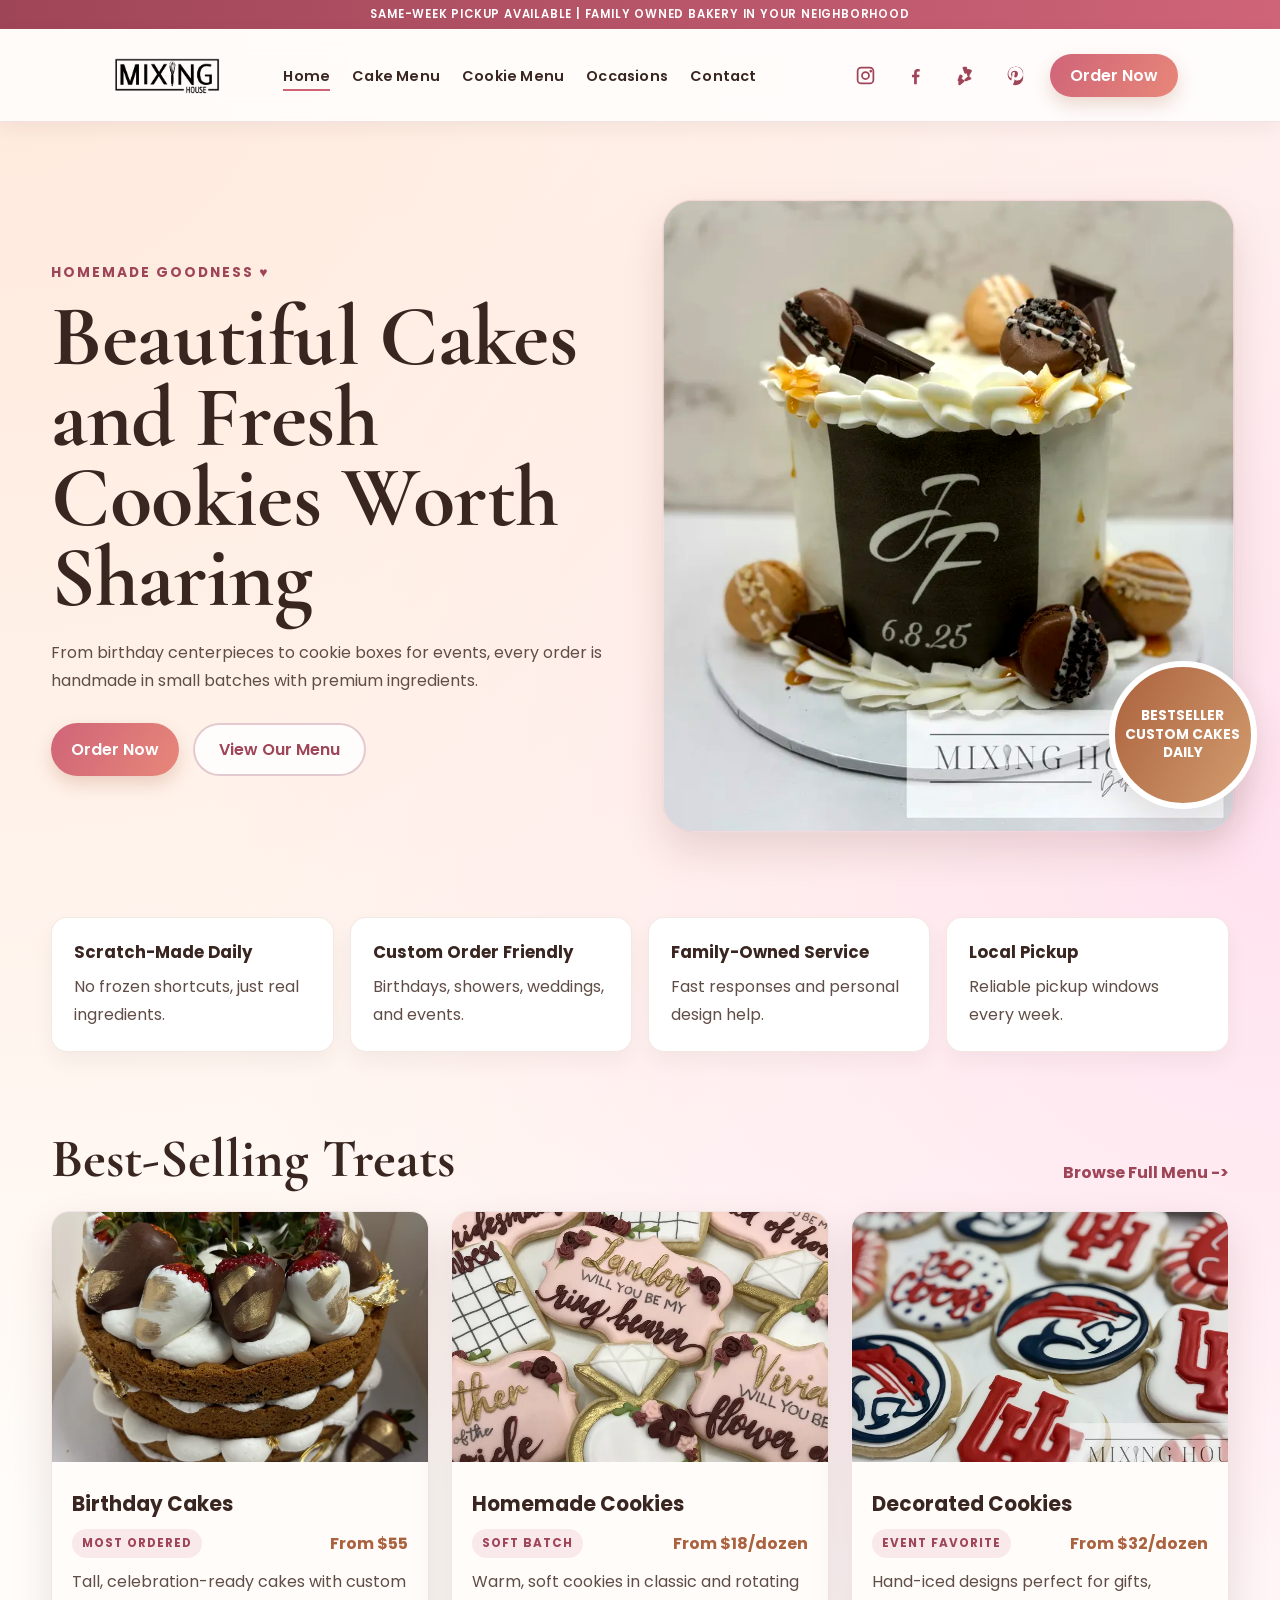
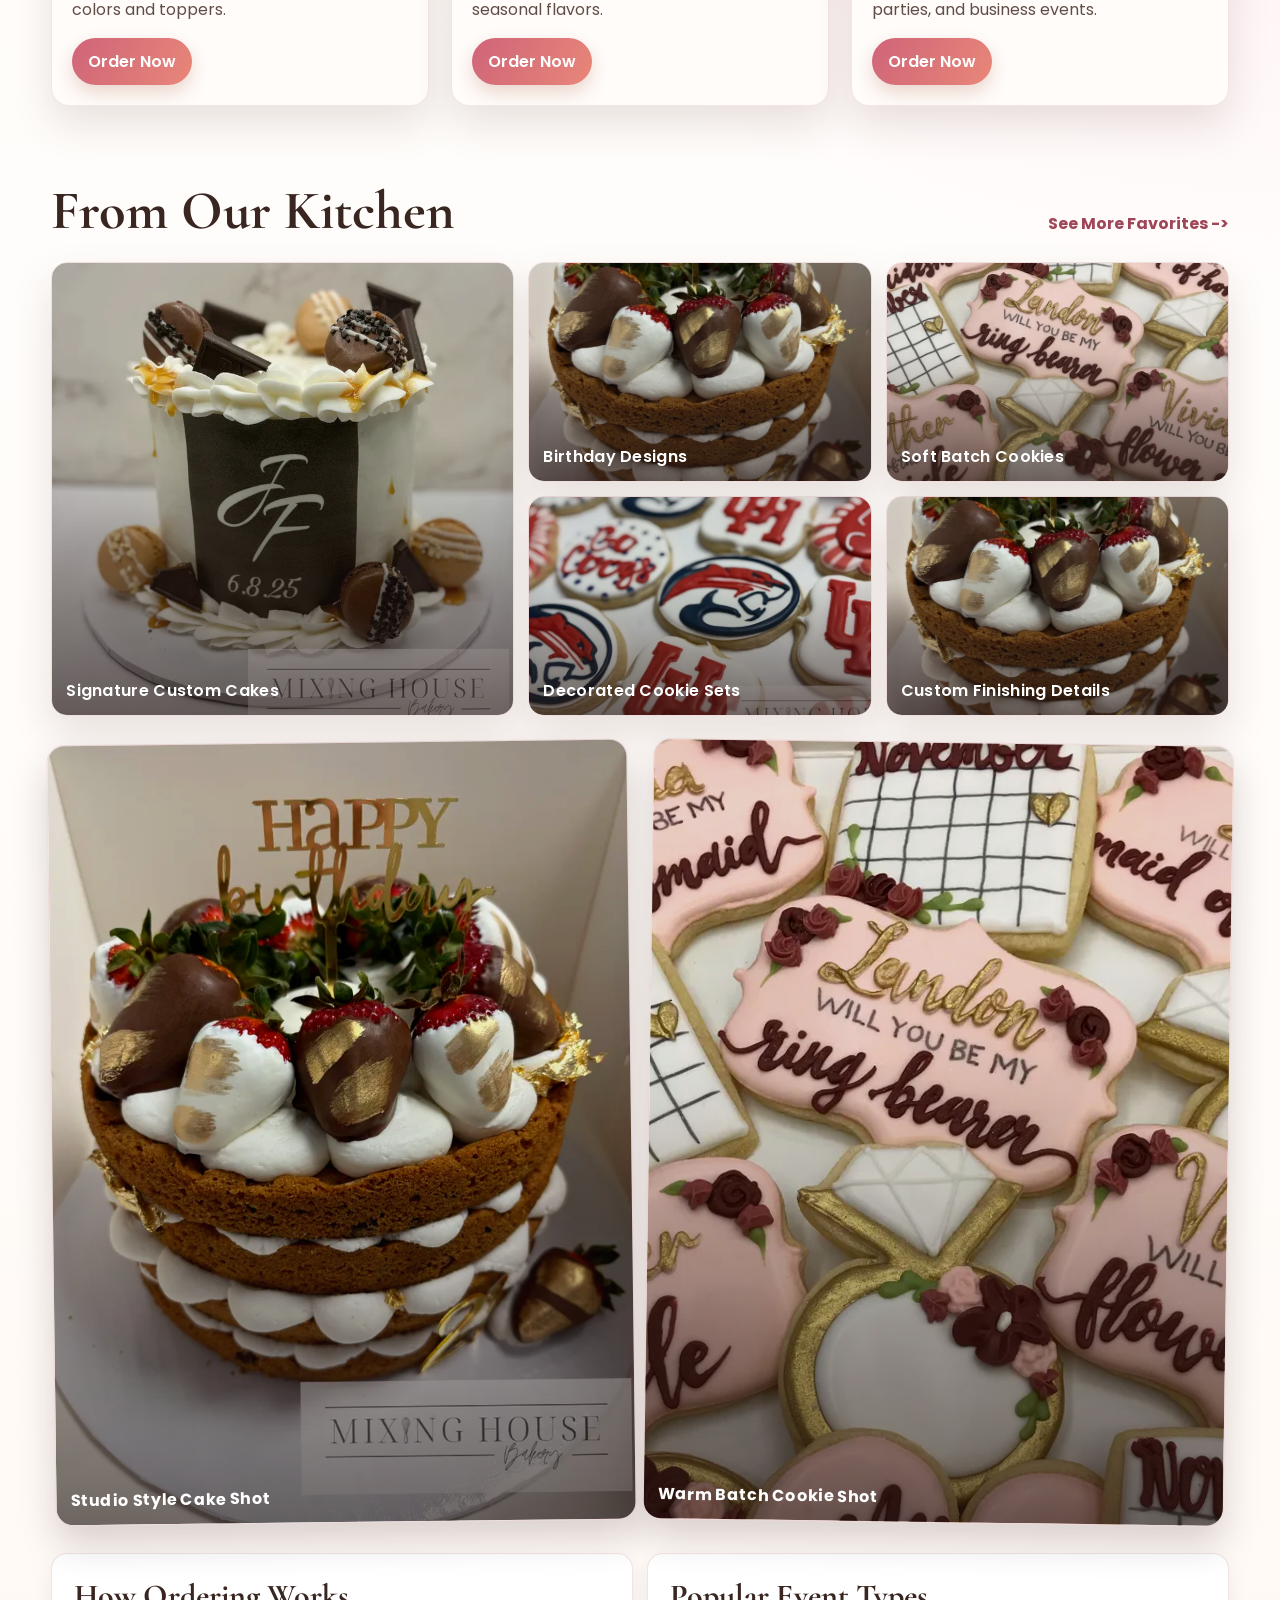
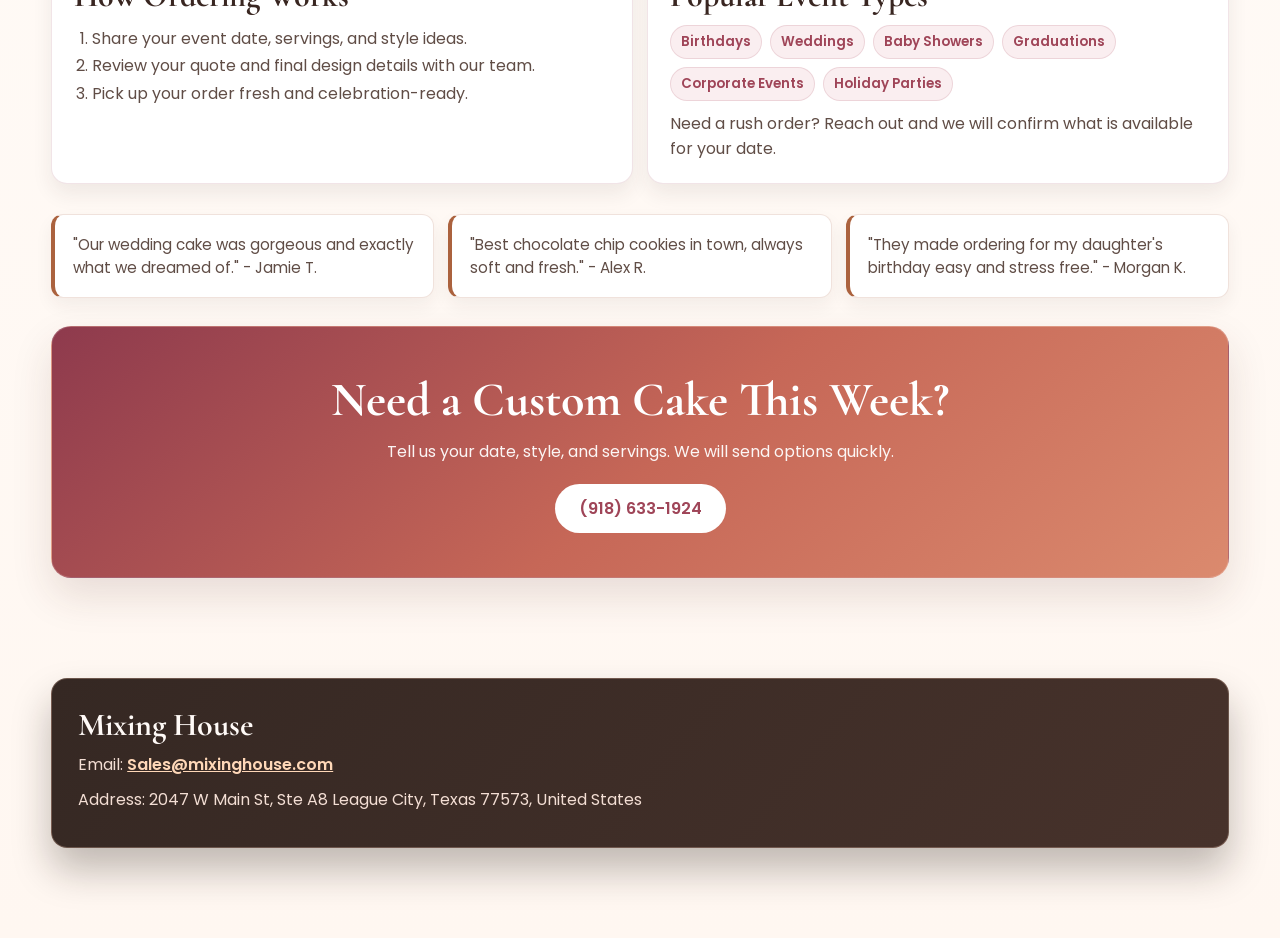
<file: index.html>
<!DOCTYPE html>
<html lang="en">
<head>
    <meta charset="UTF-8">
    <meta name="viewport" content="width=device-width, initial-scale=1.0">
    <title>Mixing House | Homemade Cakes & Cookies</title>

    <link rel="stylesheet" href="style.css">

    <link rel="preconnect" href="https://fonts.googleapis.com">
    <link rel="preconnect" href="https://fonts.gstatic.com" crossorigin>

    <link href="https://fonts.googleapis.com/css2?family=Cormorant+Garamond:wght@400;500;600;700&family=Poppins:wght@300;400;500;600;700&display=swap" rel="stylesheet">
 </head>
<body>

    <!-- TOP BAR -->

    <div class="top-bar">
        SAME-WEEK PICKUP AVAILABLE | FAMILY OWNED BAKERY IN YOUR NEIGHBORHOOD
    </div>

    <!-- NAVIGATION -->

    <nav class="navbar">

        <div class="logo">

            <img src="images/logo.png" alt="Mixing House Logo">

        </div>

        <ul class="nav-links">

            <li><a href="index.html" class="active">Home</a></li>
            <li><a href="cakes.html">Cake Menu</a></li>
            <li><a href="cookies.html">Cookie Menu</a></li>
            <li><a href="occasions.html">Occasions</a></li>
            <li><a href="contacts.html">Contact</a></li>

        </ul>

        <div class="header-social">
            <a href="https://instagram.com" class="social-icon" aria-label="Instagram" target="_blank" rel="noopener noreferrer">
                <svg viewBox="0 0 24 24" aria-hidden="true"><path d="M7 2h10a5 5 0 0 1 5 5v10a5 5 0 0 1-5 5H7a5 5 0 0 1-5-5V7a5 5 0 0 1 5-5zm0 2a3 3 0 0 0-3 3v10a3 3 0 0 0 3 3h10a3 3 0 0 0 3-3V7a3 3 0 0 0-3-3H7zm11 1.5a1.5 1.5 0 1 1 0 3 1.5 1.5 0 0 1 0-3zM12 7a5 5 0 1 1 0 10 5 5 0 0 1 0-10zm0 2a3 3 0 1 0 0 6 3 3 0 0 0 0-6z"/></svg>
            </a>
            <a href="https://facebook.com" class="social-icon" aria-label="Facebook" target="_blank" rel="noopener noreferrer">
                <svg viewBox="0 0 24 24" aria-hidden="true"><path d="M13.5 22v-8h2.7l.4-3h-3.1V9.1c0-.9.3-1.6 1.6-1.6h1.7V4.8c-.3 0-1.3-.1-2.4-.1-2.4 0-4 1.4-4 4.2V11H8v3h2.4v8h3.1z"/></svg>
            </a>
            <a href="https://yelp.com" class="social-icon" aria-label="Yelp" target="_blank" rel="noopener noreferrer">
                <svg viewBox="0 0 24 24" aria-hidden="true"><path d="M12.7 2.1c.7.1 1.2.7 1.2 1.4l-.4 5.3c-.1.8-.9 1.4-1.7 1.2-.5-.1-.9-.5-1.1-1l-1.9-5c-.3-.8.1-1.6.9-1.9.2-.1.4-.1.6-.1l2.4.1zm5.9 3.4c.6.4.8 1.2.5 1.9l-2.7 4.6c-.4.7-1.3.9-2 .5-.4-.2-.6-.6-.7-1l-.4-5.3c-.1-.8.5-1.5 1.3-1.6.2 0 .4 0 .6.1l3.4.8zM8 11.8c.7.4 1 1.3.6 2l-2.9 4.5c-.4.6-1.2.9-1.9.5-.7-.4-1-1.2-.7-1.9l1.8-5c.3-.8 1.2-1.2 2-.9.4.2.8.4 1.1.8zm8.7 2.2c.8-.3 1.6.1 1.9.8.3.7-.1 1.6-.9 1.9l-5 1.9c-.8.3-1.6-.1-1.9-.9-.2-.5-.1-1.1.3-1.5l4-3.6c.4-.4 1-.5 1.6-.3zm-6.3 3.3c.5.6.4 1.6-.2 2.1l-4.1 3.5c-.6.5-1.6.4-2.1-.2-.3-.4-.4-.9-.3-1.4l1-5.2c.1-.8.9-1.4 1.7-1.2.4.1.7.3 1 .6l3 1.8z"/></svg>
            </a>
            <a href="https://pinterest.com" class="social-icon" aria-label="Pinterest" target="_blank" rel="noopener noreferrer">
                <svg viewBox="0 0 24 24" aria-hidden="true"><path d="M12.1 2C6.6 2 3 5.9 3 10.8c0 3.1 1.7 5.9 4.5 7-.1-.5-.2-1.4 0-2l1-4.1s-.2-.6-.2-1.4c0-1.3.8-2.3 1.8-2.3.8 0 1.2.6 1.2 1.4 0 .8-.5 2.1-.8 3.3-.2.9.5 1.7 1.4 1.7 1.7 0 2.9-2.1 2.9-4.6 0-1.9-1.3-3.3-3.7-3.3-2.7 0-4.3 2-4.3 4.2 0 .8.2 1.5.7 2 .2.2.2.3.1.6l-.3 1.2c-.1.4-.3.5-.7.3-1.8-.7-2.7-2.6-2.7-4.8 0-3.6 3-7.9 9-7.9 4.8 0 7.9 3.4 7.9 7.1 0 4.9-2.7 8.5-6.7 8.5-1.3 0-2.6-.7-3-1.5l-.8 3.2c-.3 1.1-.8 2.3-1.3 3.2.9.3 1.8.4 2.7.4 5.3 0 9.1-3.8 9.1-9.1C21.2 5.8 17.3 2 12.1 2z"/></svg>
            </a>
        </div>

        <a href="contacts.html" class="order-btn">
            Order Now
        </a>

        <button class="hamburger" type="button" aria-label="Open navigation" aria-expanded="false">
            ☰
        </button>

    </nav>

    <!-- HERO -->

    <section class="hero">

        <div class="hero-content">

            <div class="small-heading">
                HOMEMADE GOODNESS ♥
            </div>

            <h1>
                Beautiful Cakes
                and Fresh Cookies
                Worth Sharing
            </h1>

            <p>
                From birthday centerpieces to cookie boxes for events,
                every order is handmade in small batches with premium ingredients.
            </p>

            <div class="hero-buttons">

                <a href="contacts.html" class="btn-primary">
                    Order Now
                </a>

                <a href="cakes.html" class="btn-secondary">
                    View Our Menu
                </a>

            </div>

        </div>

        <div class="hero-image">

            <img src="images/cake.jpg" alt="Cake" class="hero-pop">

            <div class="hero-badge">
                BESTSELLER<br>
                CUSTOM CAKES<br>
                DAILY
            </div>

        </div>

    </section>

    <!-- FEATURES -->

    <section class="features">

        <div class="feature">
            <h3>Scratch-Made Daily</h3>
            <p>No frozen shortcuts, just real ingredients.</p>
        </div>

        <div class="feature">
            <h3>Custom Order Friendly</h3>
            <p>Birthdays, showers, weddings, and events.</p>
        </div>

        <div class="feature">
            <h3>Family-Owned Service</h3>
            <p>Fast responses and personal design help.</p>
        </div>

        <div class="feature">
            <h3>Local Pickup</h3>
            <p>Reliable pickup windows every week.</p>
        </div>

    </section>

    <!-- POPULAR TREATS -->

    <section class="popular">

        <div class="section-header">

            <h2>Best-Selling Treats</h2>

            <a href="cakes.html">
                Browse Full Menu ->
            </a>

        </div>

        <div class="cards">

            <div class="card">

                <img src="images/cake1.jpg" alt="Birthday Cake">

                <div class="card-content">

                    <h3>Birthday Cakes</h3>

                    <div class="card-meta">
                        <span class="tag">MOST ORDERED</span>
                        <span class="price">From $55</span>
                    </div>

                    <p>
                        Tall, celebration-ready cakes with custom colors and toppers.
                    </p>

                    <a href="contacts.html" class="card-link">
                        Order Now
                    </a>

                </div>

            </div>

            <div class="card">

                <img src="images/cookies.jpg" alt="Cookies">

                <div class="card-content">

                    <h3>Homemade Cookies</h3>

                    <div class="card-meta">
                        <span class="tag">SOFT BATCH</span>
                        <span class="price">From $18/dozen</span>
                    </div>

                    <p>
                        Warm, soft cookies in classic and rotating seasonal flavors.
                    </p>

                    <a href="cookies.html" class="card-link">
                        Order Now
                    </a>

                </div>

            </div>

            <div class="card">

                <img src="images/sugar-cookies.jpg" alt="Decorated Cookies">

                <div class="card-content">

                    <h3>Decorated Cookies</h3>

                    <div class="card-meta">
                        <span class="tag">EVENT FAVORITE</span>
                        <span class="price">From $32/dozen</span>
                    </div>

                    <p>
                        Hand-iced designs perfect for gifts, parties, and business events.
                    </p>

                    <a href="contacts.html" class="card-link">
                        Order Now
                    </a>

                </div>

            </div>

        </div>

    </section>

    <section class="photo-gallery">
        <div class="section-header">
            <h2>From Our Kitchen</h2>
            <a href="cakes.html">See More Favorites -></a>
        </div>

        <div class="gallery-grid">
            <figure class="gallery-card gallery-large">
                <img src="images/cake.jpg" alt="Custom cake with smooth buttercream finish">
                <figcaption>Signature Custom Cakes</figcaption>
            </figure>

            <figure class="gallery-card">
                <img src="images/cake1.jpg" alt="Birthday cake display">
                <figcaption>Birthday Designs</figcaption>
            </figure>

            <figure class="gallery-card">
                <img src="images/cookies.jpg" alt="Freshly baked cookies">
                <figcaption>Soft Batch Cookies</figcaption>
            </figure>

            <figure class="gallery-card">
                <img src="images/sugar-cookies.jpg" alt="Decorated sugar cookies">
                <figcaption>Decorated Cookie Sets</figcaption>
            </figure>

            <figure class="gallery-card">
                <img src="images/cake1.jpg" alt="Close-up of custom celebration cake details">
                <figcaption>Custom Finishing Details</figcaption>
            </figure>
        </div>
    </section>

    <section class="random-shots">
        <figure class="random-shot shot-one">
            <img src="images/cake1.jpg" alt="Artful close-up of a custom cake" class="hero-pop">
            <figcaption>Studio Style Cake Shot</figcaption>
        </figure>

        <figure class="random-shot shot-two">
            <img src="images/cookies.jpg" alt="Warm cookie photo with bakery mood lighting" class="hero-pop">
            <figcaption>Warm Batch Cookie Shot</figcaption>
        </figure>
    </section>

    <section class="info-split">
        <article class="info-card">
            <h3>How Ordering Works</h3>
            <ol>
                <li>Share your event date, servings, and style ideas.</li>
                <li>Review your quote and final design details with our team.</li>
                <li>Pick up your order fresh and celebration-ready.</li>
            </ol>
        </article>

        <article class="info-card">
            <h3>Popular Event Types</h3>
            <div class="pill-list">
                <span>Birthdays</span>
                <span>Weddings</span>
                <span>Baby Showers</span>
                <span>Graduations</span>
                <span>Corporate Events</span>
                <span>Holiday Parties</span>
            </div>
            <p>Need a rush order? Reach out and we will confirm what is available for your date.</p>
        </article>
    </section>

    <!-- CONTACT CTA -->

    <section class="testimonial-strip">
        <div class="testimonial">"Our wedding cake was gorgeous and exactly what we dreamed of." - Jamie T.</div>
        <div class="testimonial">"Best chocolate chip cookies in town, always soft and fresh." - Alex R.</div>
        <div class="testimonial">"They made ordering for my daughter's birthday easy and stress free." - Morgan K.</div>
    </section>

    <section class="cta-banner">

        <h2>
            Need a Custom Cake This Week?
        </h2>

        <p>
            Tell us your date, style, and servings. We will send options quickly.
        </p>

        <a href="tel:9186331924" class="cta-phone">
            (918) 633-1924
        </a>

    </section>

    <footer class="site-footer">
        <h3>Mixing House</h3>
        <p>
            Email:
            <a href="mailto:Sales@mixinghouse.com">Sales@mixinghouse.com</a>
        </p>
        <p>
            Address:
            2047 W Main St, Ste A8 League City, Texas 77573, United States
        </p>
    </footer>

    <!-- MOBILE ORDER BUTTON -->

    <a href="contacts.html" class="mobile-order">
        Order Now
    </a>

    <script src="js/script.js"></script>

</body>
</html>
</file>
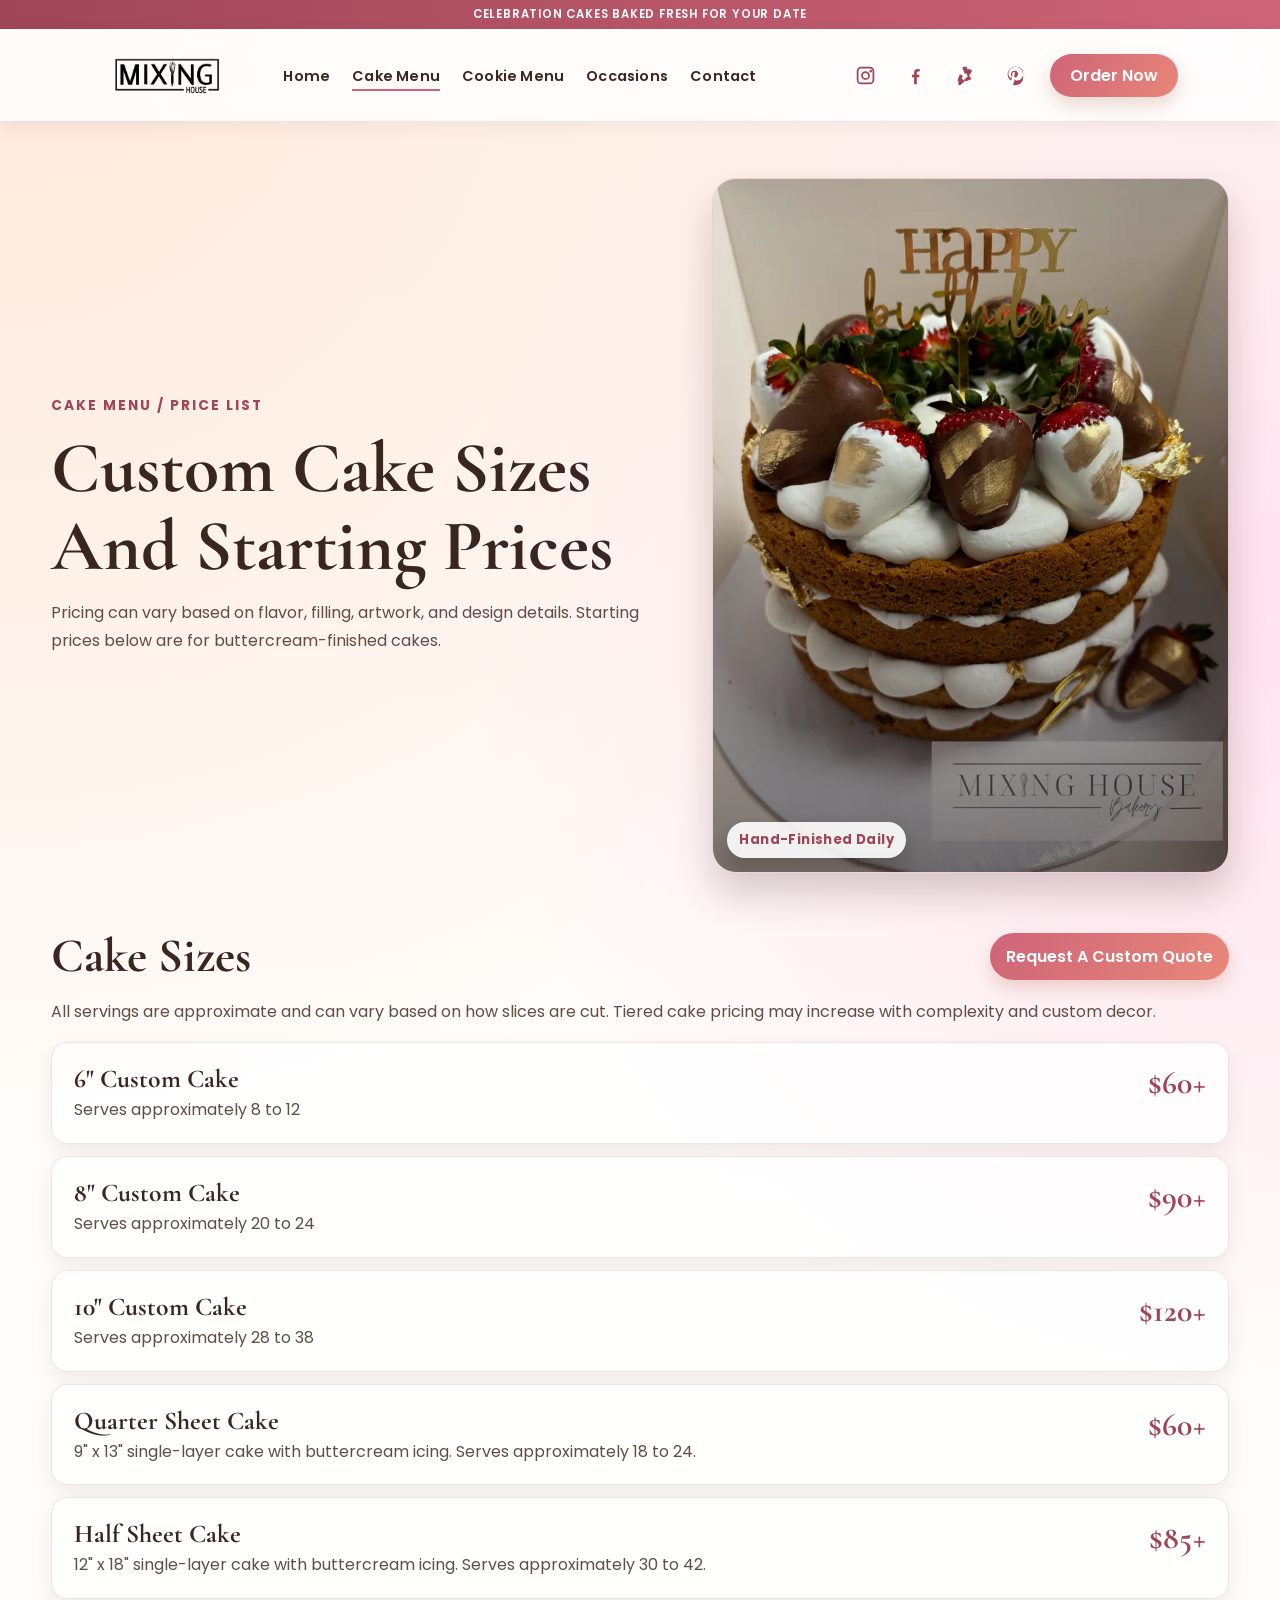
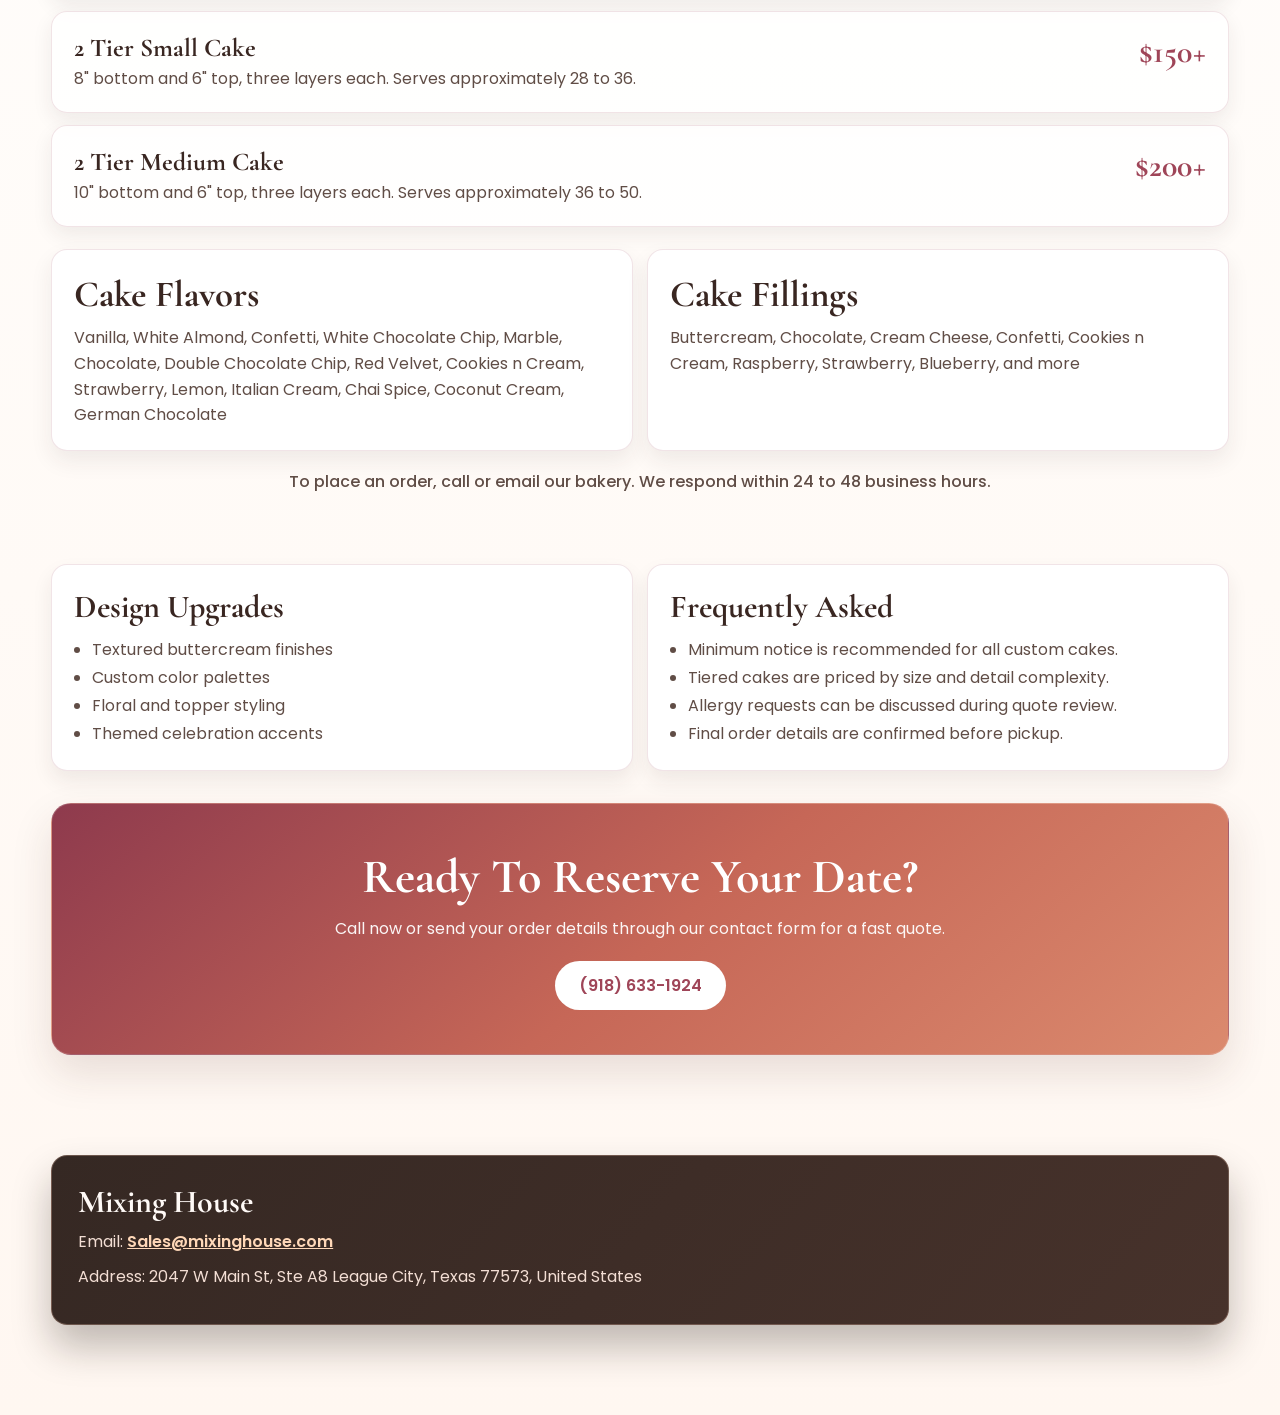
<file: cakes.html>
<!DOCTYPE html>
<html lang="en">
<head>
<meta charset="UTF-8">
<meta name="viewport" content="width=device-width, initial-scale=1.0">

<title>Cake Menu | Mixing House</title>

<link rel="stylesheet" href="style.css">

<link href="https://fonts.googleapis.com/css2?family=Cormorant+Garamond:wght@400;600;700&family=Poppins:wght@300;400;500;600&display=swap" rel="stylesheet">
</head>

<body>

<div class="top-bar">
    CELEBRATION CAKES BAKED FRESH FOR YOUR DATE
</div>

<nav class="navbar">

<div class="logo">
    <img src="images/logo.png">
</div>

<ul class="nav-links">
    <li><a href="index.html">Home</a></li>
    <li><a href="cakes.html" class="active">Cake Menu</a></li>
    <li><a href="cookies.html">Cookie Menu</a></li>
    <li><a href="occasions.html">Occasions</a></li>
    <li><a href="contacts.html">Contact</a></li>
</ul>

<div class="header-social">
    <a href="https://instagram.com" class="social-icon" aria-label="Instagram" target="_blank" rel="noopener noreferrer">
        <svg viewBox="0 0 24 24" aria-hidden="true"><path d="M7 2h10a5 5 0 0 1 5 5v10a5 5 0 0 1-5 5H7a5 5 0 0 1-5-5V7a5 5 0 0 1 5-5zm0 2a3 3 0 0 0-3 3v10a3 3 0 0 0 3 3h10a3 3 0 0 0 3-3V7a3 3 0 0 0-3-3H7zm11 1.5a1.5 1.5 0 1 1 0 3 1.5 1.5 0 0 1 0-3zM12 7a5 5 0 1 1 0 10 5 5 0 0 1 0-10zm0 2a3 3 0 1 0 0 6 3 3 0 0 0 0-6z"/></svg>
    </a>
    <a href="https://facebook.com" class="social-icon" aria-label="Facebook" target="_blank" rel="noopener noreferrer">
        <svg viewBox="0 0 24 24" aria-hidden="true"><path d="M13.5 22v-8h2.7l.4-3h-3.1V9.1c0-.9.3-1.6 1.6-1.6h1.7V4.8c-.3 0-1.3-.1-2.4-.1-2.4 0-4 1.4-4 4.2V11H8v3h2.4v8h3.1z"/></svg>
    </a>
    <a href="https://yelp.com" class="social-icon" aria-label="Yelp" target="_blank" rel="noopener noreferrer">
        <svg viewBox="0 0 24 24" aria-hidden="true"><path d="M12.7 2.1c.7.1 1.2.7 1.2 1.4l-.4 5.3c-.1.8-.9 1.4-1.7 1.2-.5-.1-.9-.5-1.1-1l-1.9-5c-.3-.8.1-1.6.9-1.9.2-.1.4-.1.6-.1l2.4.1zm5.9 3.4c.6.4.8 1.2.5 1.9l-2.7 4.6c-.4.7-1.3.9-2 .5-.4-.2-.6-.6-.7-1l-.4-5.3c-.1-.8.5-1.5 1.3-1.6.2 0 .4 0 .6.1l3.4.8zM8 11.8c.7.4 1 1.3.6 2l-2.9 4.5c-.4.6-1.2.9-1.9.5-.7-.4-1-1.2-.7-1.9l1.8-5c.3-.8 1.2-1.2 2-.9.4.2.8.4 1.1.8zm8.7 2.2c.8-.3 1.6.1 1.9.8.3.7-.1 1.6-.9 1.9l-5 1.9c-.8.3-1.6-.1-1.9-.9-.2-.5-.1-1.1.3-1.5l4-3.6c.4-.4 1-.5 1.6-.3zm-6.3 3.3c.5.6.4 1.6-.2 2.1l-4.1 3.5c-.6.5-1.6.4-2.1-.2-.3-.4-.4-.9-.3-1.4l1-5.2c.1-.8.9-1.4 1.7-1.2.4.1.7.3 1 .6l3 1.8z"/></svg>
    </a>
    <a href="https://pinterest.com" class="social-icon" aria-label="Pinterest" target="_blank" rel="noopener noreferrer">
        <svg viewBox="0 0 24 24" aria-hidden="true"><path d="M12.1 2C6.6 2 3 5.9 3 10.8c0 3.1 1.7 5.9 4.5 7-.1-.5-.2-1.4 0-2l1-4.1s-.2-.6-.2-1.4c0-1.3.8-2.3 1.8-2.3.8 0 1.2.6 1.2 1.4 0 .8-.5 2.1-.8 3.3-.2.9.5 1.7 1.4 1.7 1.7 0 2.9-2.1 2.9-4.6 0-1.9-1.3-3.3-3.7-3.3-2.7 0-4.3 2-4.3 4.2 0 .8.2 1.5.7 2 .2.2.2.3.1.6l-.3 1.2c-.1.4-.3.5-.7.3-1.8-.7-2.7-2.6-2.7-4.8 0-3.6 3-7.9 9-7.9 4.8 0 7.9 3.4 7.9 7.1 0 4.9-2.7 8.5-6.7 8.5-1.3 0-2.6-.7-3-1.5l-.8 3.2c-.3 1.1-.8 2.3-1.3 3.2.9.3 1.8.4 2.7.4 5.3 0 9.1-3.8 9.1-9.1C21.2 5.8 17.3 2 12.1 2z"/></svg>
    </a>
</div>

<a href="contacts.html" class="order-btn">
Order Now
</a>

<button class="hamburger" type="button" aria-label="Open navigation" aria-expanded="false">☰</button>

</nav>

<section class="page-hero cake-hero">
    <div>
        <div class="small-heading">CAKE MENU / PRICE LIST</div>
        <h1>Custom Cake Sizes And Starting Prices</h1>
        <p>
            Pricing can vary based on flavor, filling, artwork, and design details. Starting prices below are for buttercream-finished cakes.
        </p>
    </div>

    <div class="page-hero-visual">
        <img src="images/cake1.jpg" alt="Custom celebration cake" class="hero-pop">
        <div class="hero-glow-tag">Hand-Finished Daily</div>
    </div>
</section>

<section class="cake-pricing">
    <div class="cake-pricing-head">
        <h2>Cake Sizes</h2>
        <a href="contacts.html" class="card-link">Request A Custom Quote</a>
    </div>

    <p class="cake-pricing-note">
        All servings are approximate and can vary based on how slices are cut. Tiered cake pricing may increase with complexity and custom decor.
    </p>

    <div class="price-list">
        <article class="price-item">
            <div>
                <h3>6" Custom Cake</h3>
                <p>Serves approximately 8 to 12</p>
            </div>
            <strong>$60+</strong>
        </article>

        <article class="price-item">
            <div>
                <h3>8" Custom Cake</h3>
                <p>Serves approximately 20 to 24</p>
            </div>
            <strong>$90+</strong>
        </article>

        <article class="price-item">
            <div>
                <h3>10" Custom Cake</h3>
                <p>Serves approximately 28 to 38</p>
            </div>
            <strong>$120+</strong>
        </article>

        <article class="price-item">
            <div>
                <h3>Quarter Sheet Cake</h3>
                <p>9" x 13" single-layer cake with buttercream icing. Serves approximately 18 to 24.</p>
            </div>
            <strong>$60+</strong>
        </article>

        <article class="price-item">
            <div>
                <h3>Half Sheet Cake</h3>
                <p>12" x 18" single-layer cake with buttercream icing. Serves approximately 30 to 42.</p>
            </div>
            <strong>$85+</strong>
        </article>

        <article class="price-item">
            <div>
                <h3>2 Tier Small Cake</h3>
                <p>8" bottom and 6" top, three layers each. Serves approximately 28 to 36.</p>
            </div>
            <strong>$150+</strong>
        </article>

        <article class="price-item">
            <div>
                <h3>2 Tier Medium Cake</h3>
                <p>10" bottom and 6" top, three layers each. Serves approximately 36 to 50.</p>
            </div>
            <strong>$200+</strong>
        </article>
    </div>

    <div class="cake-details-grid">
        <article class="detail-card">
            <h3>Cake Flavors</h3>
            <p>Vanilla, White Almond, Confetti, White Chocolate Chip, Marble, Chocolate, Double Chocolate Chip, Red Velvet, Cookies n Cream, Strawberry, Lemon, Italian Cream, Chai Spice, Coconut Cream, German Chocolate</p>
        </article>

        <article class="detail-card">
            <h3>Cake Fillings</h3>
            <p>Buttercream, Chocolate, Cream Cheese, Confetti, Cookies n Cream, Raspberry, Strawberry, Blueberry, and more</p>
        </article>
    </div>

    <p class="order-help">To place an order, call or email our bakery. We respond within 24 to 48 business hours.</p>
</section>

<section class="detail-band">
    <article class="detail-panel">
        <h3>Design Upgrades</h3>
        <ul>
            <li>Textured buttercream finishes</li>
            <li>Custom color palettes</li>
            <li>Floral and topper styling</li>
            <li>Themed celebration accents</li>
        </ul>
    </article>

    <article class="detail-panel">
        <h3>Frequently Asked</h3>
        <ul>
            <li>Minimum notice is recommended for all custom cakes.</li>
            <li>Tiered cakes are priced by size and detail complexity.</li>
            <li>Allergy requests can be discussed during quote review.</li>
            <li>Final order details are confirmed before pickup.</li>
        </ul>
    </article>
</section>

<section class="cta-banner">
    <h2>Ready To Reserve Your Date?</h2>
    <p>Call now or send your order details through our contact form for a fast quote.</p>
    <a href="tel:9186331924" class="cta-phone">(918) 633-1924</a>
</section>

<footer class="site-footer">
    <h3>Mixing House</h3>
    <p>Email: <a href="mailto:Sales@mixinghouse.com">Sales@mixinghouse.com</a></p>
    <p>Address: 2047 W Main St, Ste A8 League City, Texas 77573, United States</p>
</footer>

<a href="contacts.html" class="mobile-order">Order Cake</a>

<script src="js/script.js"></script>

</body>
</html>
</file>
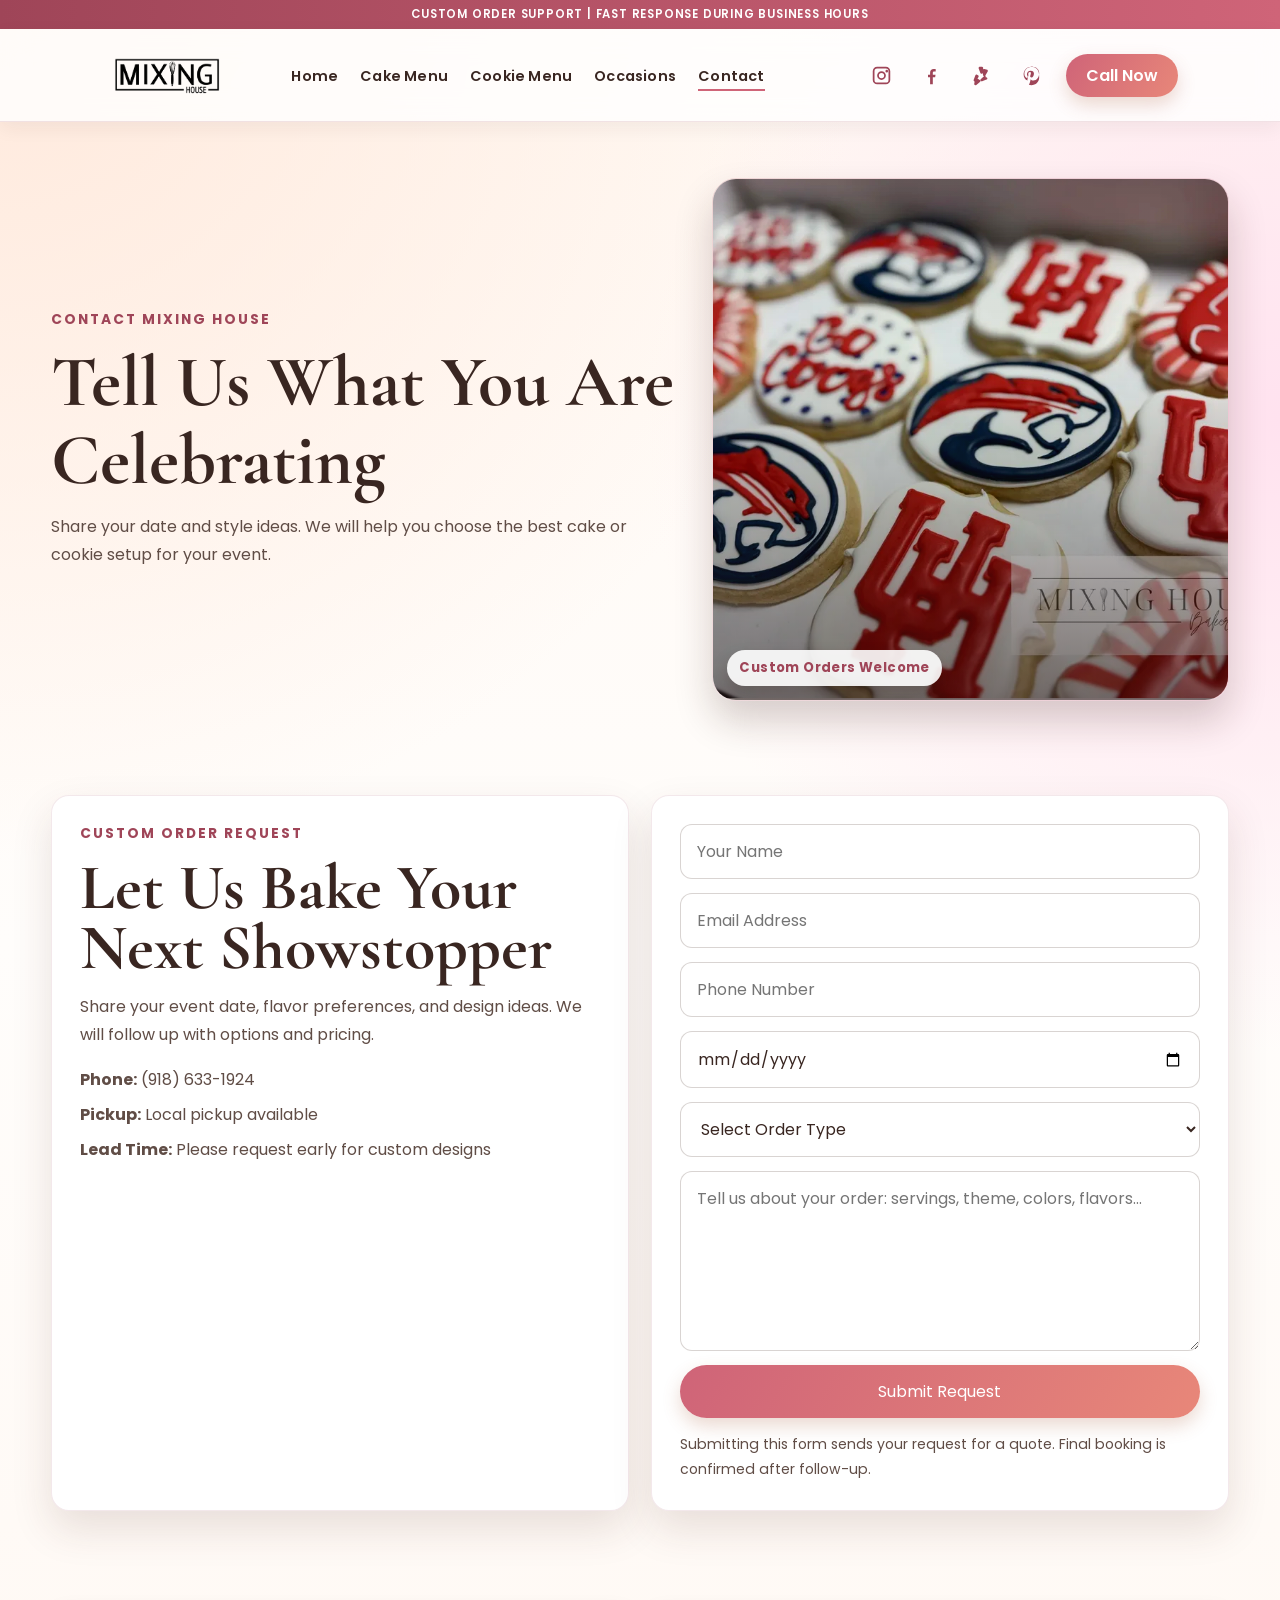
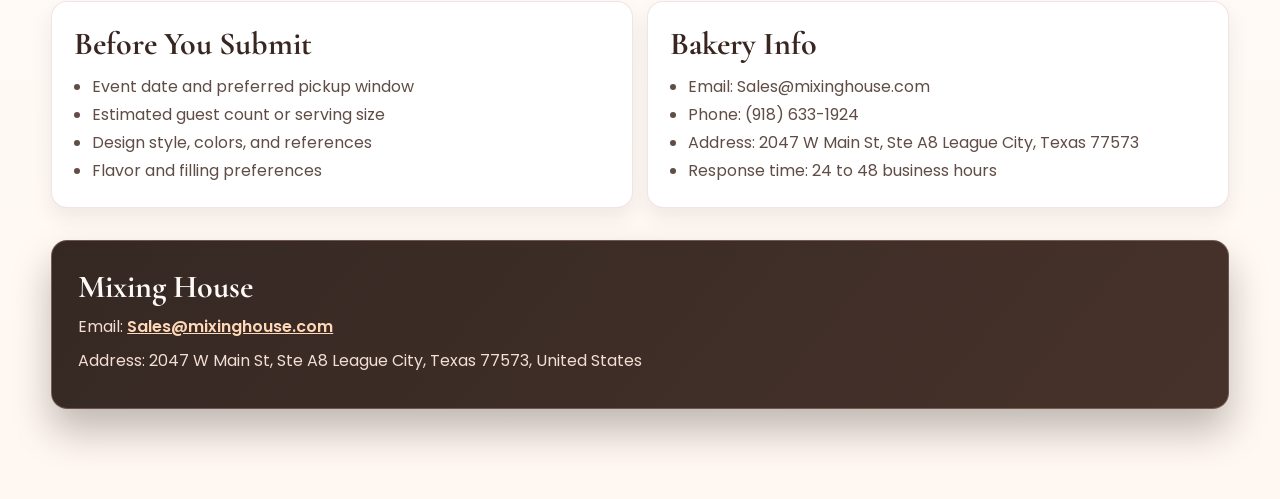
<file: contacts.html>
<!DOCTYPE html>
<html lang="en">
<head>
<meta charset="UTF-8">
<meta name="viewport" content="width=device-width, initial-scale=1.0">

<title>Contact Us | Mixing House</title>

<link rel="stylesheet" href="style.css">

<link href="https://fonts.googleapis.com/css2?family=Cormorant+Garamond:wght@400;600;700&family=Poppins:wght@300;400;500;600&display=swap" rel="stylesheet">
</head>

<body>

<div class="top-bar">
    CUSTOM ORDER SUPPORT | FAST RESPONSE DURING BUSINESS HOURS
</div>

<nav class="navbar">

<div class="logo">
    <img src="images/logo.png">
</div>

<ul class="nav-links">
    <li><a href="index.html">Home</a></li>
    <li><a href="cakes.html">Cake Menu</a></li>
    <li><a href="cookies.html">Cookie Menu</a></li>
    <li><a href="occasions.html">Occasions</a></li>
    <li><a href="contacts.html" class="active">Contact</a></li>
</ul>

<div class="header-social">
    <a href="https://instagram.com" class="social-icon" aria-label="Instagram" target="_blank" rel="noopener noreferrer">
        <svg viewBox="0 0 24 24" aria-hidden="true"><path d="M7 2h10a5 5 0 0 1 5 5v10a5 5 0 0 1-5 5H7a5 5 0 0 1-5-5V7a5 5 0 0 1 5-5zm0 2a3 3 0 0 0-3 3v10a3 3 0 0 0 3 3h10a3 3 0 0 0 3-3V7a3 3 0 0 0-3-3H7zm11 1.5a1.5 1.5 0 1 1 0 3 1.5 1.5 0 0 1 0-3zM12 7a5 5 0 1 1 0 10 5 5 0 0 1 0-10zm0 2a3 3 0 1 0 0 6 3 3 0 0 0 0-6z"/></svg>
    </a>
    <a href="https://facebook.com" class="social-icon" aria-label="Facebook" target="_blank" rel="noopener noreferrer">
        <svg viewBox="0 0 24 24" aria-hidden="true"><path d="M13.5 22v-8h2.7l.4-3h-3.1V9.1c0-.9.3-1.6 1.6-1.6h1.7V4.8c-.3 0-1.3-.1-2.4-.1-2.4 0-4 1.4-4 4.2V11H8v3h2.4v8h3.1z"/></svg>
    </a>
    <a href="https://yelp.com" class="social-icon" aria-label="Yelp" target="_blank" rel="noopener noreferrer">
        <svg viewBox="0 0 24 24" aria-hidden="true"><path d="M12.7 2.1c.7.1 1.2.7 1.2 1.4l-.4 5.3c-.1.8-.9 1.4-1.7 1.2-.5-.1-.9-.5-1.1-1l-1.9-5c-.3-.8.1-1.6.9-1.9.2-.1.4-.1.6-.1l2.4.1zm5.9 3.4c.6.4.8 1.2.5 1.9l-2.7 4.6c-.4.7-1.3.9-2 .5-.4-.2-.6-.6-.7-1l-.4-5.3c-.1-.8.5-1.5 1.3-1.6.2 0 .4 0 .6.1l3.4.8zM8 11.8c.7.4 1 1.3.6 2l-2.9 4.5c-.4.6-1.2.9-1.9.5-.7-.4-1-1.2-.7-1.9l1.8-5c.3-.8 1.2-1.2 2-.9.4.2.8.4 1.1.8zm8.7 2.2c.8-.3 1.6.1 1.9.8.3.7-.1 1.6-.9 1.9l-5 1.9c-.8.3-1.6-.1-1.9-.9-.2-.5-.1-1.1.3-1.5l4-3.6c.4-.4 1-.5 1.6-.3zm-6.3 3.3c.5.6.4 1.6-.2 2.1l-4.1 3.5c-.6.5-1.6.4-2.1-.2-.3-.4-.4-.9-.3-1.4l1-5.2c.1-.8.9-1.4 1.7-1.2.4.1.7.3 1 .6l3 1.8z"/></svg>
    </a>
    <a href="https://pinterest.com" class="social-icon" aria-label="Pinterest" target="_blank" rel="noopener noreferrer">
        <svg viewBox="0 0 24 24" aria-hidden="true"><path d="M12.1 2C6.6 2 3 5.9 3 10.8c0 3.1 1.7 5.9 4.5 7-.1-.5-.2-1.4 0-2l1-4.1s-.2-.6-.2-1.4c0-1.3.8-2.3 1.8-2.3.8 0 1.2.6 1.2 1.4 0 .8-.5 2.1-.8 3.3-.2.9.5 1.7 1.4 1.7 1.7 0 2.9-2.1 2.9-4.6 0-1.9-1.3-3.3-3.7-3.3-2.7 0-4.3 2-4.3 4.2 0 .8.2 1.5.7 2 .2.2.2.3.1.6l-.3 1.2c-.1.4-.3.5-.7.3-1.8-.7-2.7-2.6-2.7-4.8 0-3.6 3-7.9 9-7.9 4.8 0 7.9 3.4 7.9 7.1 0 4.9-2.7 8.5-6.7 8.5-1.3 0-2.6-.7-3-1.5l-.8 3.2c-.3 1.1-.8 2.3-1.3 3.2.9.3 1.8.4 2.7.4 5.3 0 9.1-3.8 9.1-9.1C21.2 5.8 17.3 2 12.1 2z"/></svg>
    </a>
</div>

<a href="tel:9186331924" class="order-btn">Call Now</a>

<button class="hamburger" type="button" aria-label="Open navigation" aria-expanded="false">☰</button>

</nav>

<section class="page-hero contact-hero">
    <div>
        <div class="small-heading">CONTACT MIXING HOUSE</div>
        <h1>Tell Us What You Are Celebrating</h1>
        <p>
            Share your date and style ideas. We will help you choose the best cake or cookie setup for your event.
        </p>
    </div>

    <div class="page-hero-visual">
        <img src="images/sugar-cookies.jpg" alt="Decorated cookies and custom bakery designs" class="hero-pop">
        <div class="hero-glow-tag">Custom Orders Welcome</div>
    </div>
</section>

<section class="contact-section">

<div class="contact-card">
    <div class="contact-intro">
        <div class="small-heading">CUSTOM ORDER REQUEST</div>
        <h1>Let Us Bake Your Next Showstopper</h1>
        <p>
            Share your event date, flavor preferences, and design ideas. We will follow up with options and pricing.
        </p>

        <ul class="contact-details">
            <li><strong>Phone:</strong> (918) 633-1924</li>
            <li><strong>Pickup:</strong> Local pickup available</li>
            <li><strong>Lead Time:</strong> Please request early for custom designs</li>
        </ul>
    </div>
</div>

<div class="contact-form-wrap">

<form class="contact-form">

<input type="text" placeholder="Your Name" required>

<input type="email" placeholder="Email Address" required>

<input type="tel" placeholder="Phone Number" required>

<input type="date" required>

<select required>
<option value="">Select Order Type</option>
<option>Cake</option>
<option>Cookies</option>
<option>Cake + Cookies</option>
</select>

<textarea placeholder="Tell us about your order: servings, theme, colors, flavors..." rows="6" required></textarea>

<button type="submit">
Submit Request
</button>

<p class="form-note">Submitting this form sends your request for a quote. Final booking is confirmed after follow-up.</p>

</form>

</div>

</section>

<section class="detail-band">
    <article class="detail-panel">
        <h3>Before You Submit</h3>
        <ul>
            <li>Event date and preferred pickup window</li>
            <li>Estimated guest count or serving size</li>
            <li>Design style, colors, and references</li>
            <li>Flavor and filling preferences</li>
        </ul>
    </article>

    <article class="detail-panel">
        <h3>Bakery Info</h3>
        <ul>
            <li>Email: Sales@mixinghouse.com</li>
            <li>Phone: (918) 633-1924</li>
            <li>Address: 2047 W Main St, Ste A8 League City, Texas 77573</li>
            <li>Response time: 24 to 48 business hours</li>
        </ul>
    </article>
</section>

<footer class="site-footer">
    <h3>Mixing House</h3>
    <p>Email: <a href="mailto:Sales@mixinghouse.com">Sales@mixinghouse.com</a></p>
    <p>Address: 2047 W Main St, Ste A8 League City, Texas 77573, United States</p>
</footer>

<a href="tel:9186331924" class="mobile-order">Call To Order</a>

<script src="js/script.js"></script>

</body>
</html>
</file>
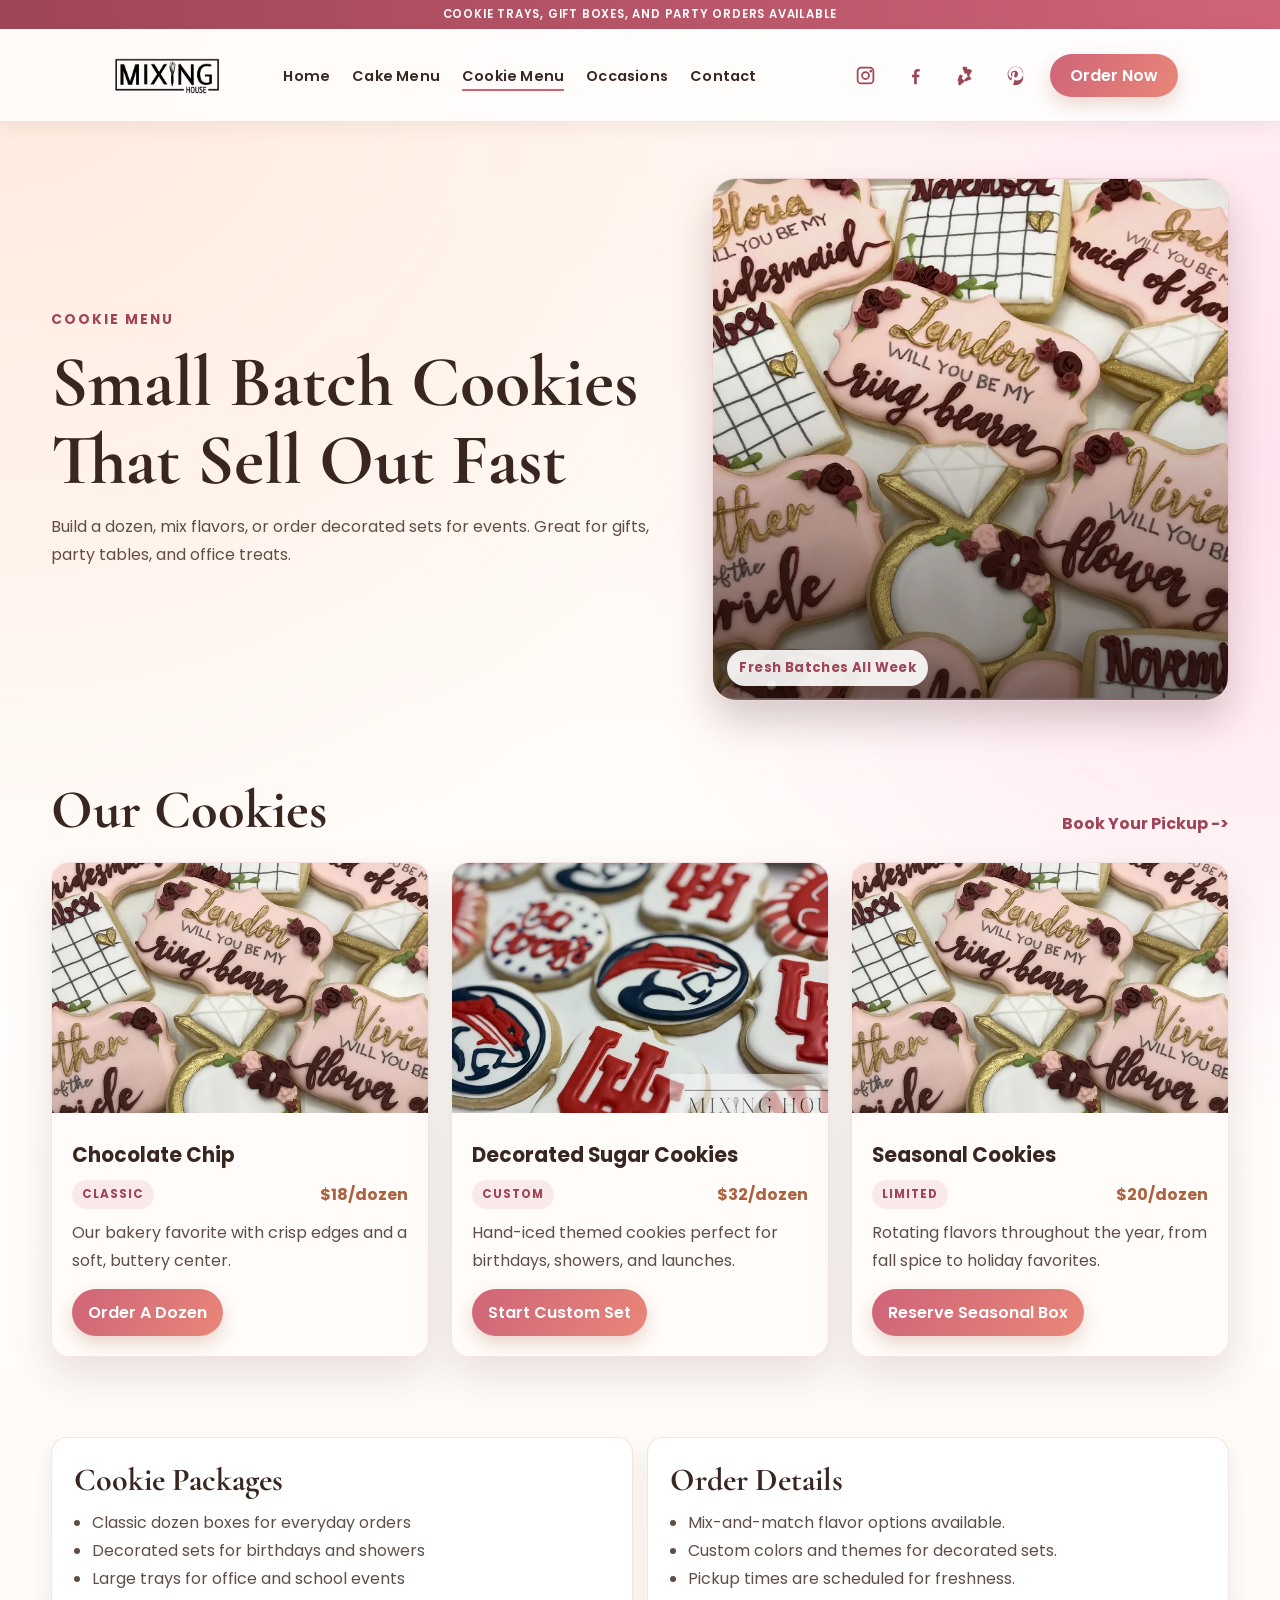
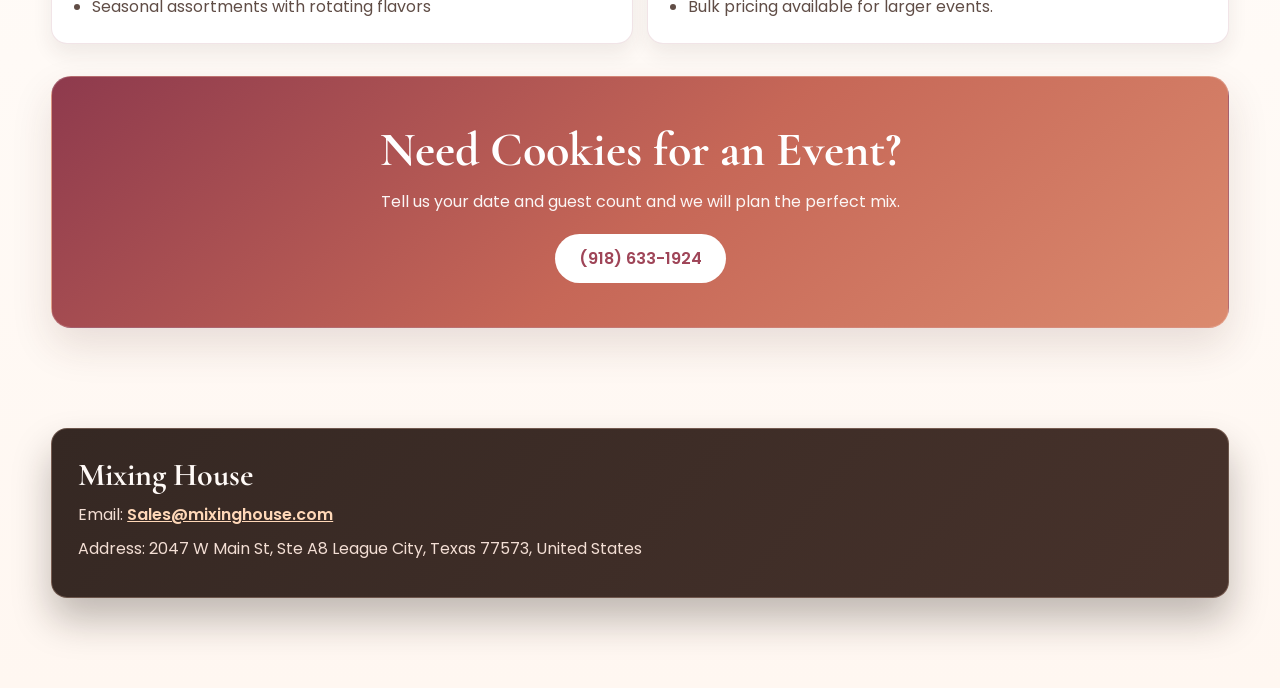
<file: cookies.html>
<!DOCTYPE html>
<html lang="en">
<head>
<meta charset="UTF-8">
<meta name="viewport" content="width=device-width, initial-scale=1.0">

<title>Cookie Menu | Mixing House</title>

<link rel="stylesheet" href="style.css">

<link href="https://fonts.googleapis.com/css2?family=Cormorant+Garamond:wght@400;600;700&family=Poppins:wght@300;400;500;600&display=swap" rel="stylesheet">
</head>

<body>

<div class="top-bar">
    COOKIE TRAYS, GIFT BOXES, AND PARTY ORDERS AVAILABLE
</div>

<nav class="navbar">

<div class="logo">
    <img src="images/logo.png">
</div>

<ul class="nav-links">
    <li><a href="index.html">Home</a></li>
    <li><a href="cakes.html">Cake Menu</a></li>
    <li><a href="cookies.html" class="active">Cookie Menu</a></li>
    <li><a href="occasions.html">Occasions</a></li>
    <li><a href="contacts.html">Contact</a></li>
</ul>

<div class="header-social">
    <a href="https://instagram.com" class="social-icon" aria-label="Instagram" target="_blank" rel="noopener noreferrer">
        <svg viewBox="0 0 24 24" aria-hidden="true"><path d="M7 2h10a5 5 0 0 1 5 5v10a5 5 0 0 1-5 5H7a5 5 0 0 1-5-5V7a5 5 0 0 1 5-5zm0 2a3 3 0 0 0-3 3v10a3 3 0 0 0 3 3h10a3 3 0 0 0 3-3V7a3 3 0 0 0-3-3H7zm11 1.5a1.5 1.5 0 1 1 0 3 1.5 1.5 0 0 1 0-3zM12 7a5 5 0 1 1 0 10 5 5 0 0 1 0-10zm0 2a3 3 0 1 0 0 6 3 3 0 0 0 0-6z"/></svg>
    </a>
    <a href="https://facebook.com" class="social-icon" aria-label="Facebook" target="_blank" rel="noopener noreferrer">
        <svg viewBox="0 0 24 24" aria-hidden="true"><path d="M13.5 22v-8h2.7l.4-3h-3.1V9.1c0-.9.3-1.6 1.6-1.6h1.7V4.8c-.3 0-1.3-.1-2.4-.1-2.4 0-4 1.4-4 4.2V11H8v3h2.4v8h3.1z"/></svg>
    </a>
    <a href="https://yelp.com" class="social-icon" aria-label="Yelp" target="_blank" rel="noopener noreferrer">
        <svg viewBox="0 0 24 24" aria-hidden="true"><path d="M12.7 2.1c.7.1 1.2.7 1.2 1.4l-.4 5.3c-.1.8-.9 1.4-1.7 1.2-.5-.1-.9-.5-1.1-1l-1.9-5c-.3-.8.1-1.6.9-1.9.2-.1.4-.1.6-.1l2.4.1zm5.9 3.4c.6.4.8 1.2.5 1.9l-2.7 4.6c-.4.7-1.3.9-2 .5-.4-.2-.6-.6-.7-1l-.4-5.3c-.1-.8.5-1.5 1.3-1.6.2 0 .4 0 .6.1l3.4.8zM8 11.8c.7.4 1 1.3.6 2l-2.9 4.5c-.4.6-1.2.9-1.9.5-.7-.4-1-1.2-.7-1.9l1.8-5c.3-.8 1.2-1.2 2-.9.4.2.8.4 1.1.8zm8.7 2.2c.8-.3 1.6.1 1.9.8.3.7-.1 1.6-.9 1.9l-5 1.9c-.8.3-1.6-.1-1.9-.9-.2-.5-.1-1.1.3-1.5l4-3.6c.4-.4 1-.5 1.6-.3zm-6.3 3.3c.5.6.4 1.6-.2 2.1l-4.1 3.5c-.6.5-1.6.4-2.1-.2-.3-.4-.4-.9-.3-1.4l1-5.2c.1-.8.9-1.4 1.7-1.2.4.1.7.3 1 .6l3 1.8z"/></svg>
    </a>
    <a href="https://pinterest.com" class="social-icon" aria-label="Pinterest" target="_blank" rel="noopener noreferrer">
        <svg viewBox="0 0 24 24" aria-hidden="true"><path d="M12.1 2C6.6 2 3 5.9 3 10.8c0 3.1 1.7 5.9 4.5 7-.1-.5-.2-1.4 0-2l1-4.1s-.2-.6-.2-1.4c0-1.3.8-2.3 1.8-2.3.8 0 1.2.6 1.2 1.4 0 .8-.5 2.1-.8 3.3-.2.9.5 1.7 1.4 1.7 1.7 0 2.9-2.1 2.9-4.6 0-1.9-1.3-3.3-3.7-3.3-2.7 0-4.3 2-4.3 4.2 0 .8.2 1.5.7 2 .2.2.2.3.1.6l-.3 1.2c-.1.4-.3.5-.7.3-1.8-.7-2.7-2.6-2.7-4.8 0-3.6 3-7.9 9-7.9 4.8 0 7.9 3.4 7.9 7.1 0 4.9-2.7 8.5-6.7 8.5-1.3 0-2.6-.7-3-1.5l-.8 3.2c-.3 1.1-.8 2.3-1.3 3.2.9.3 1.8.4 2.7.4 5.3 0 9.1-3.8 9.1-9.1C21.2 5.8 17.3 2 12.1 2z"/></svg>
    </a>
</div>

<a href="contacts.html" class="order-btn">
Order Now
</a>

<button class="hamburger" type="button" aria-label="Open navigation" aria-expanded="false">☰</button>

</nav>

<section class="page-hero cookie-hero">
    <div>
        <div class="small-heading">COOKIE MENU</div>
        <h1>Small Batch Cookies That Sell Out Fast</h1>
        <p>
            Build a dozen, mix flavors, or order decorated sets for events. Great for gifts, party tables, and office treats.
        </p>
    </div>

    <div class="page-hero-visual">
        <img src="images/cookies.jpg" alt="Freshly baked cookie tray" class="hero-pop">
        <div class="hero-glow-tag">Fresh Batches All Week</div>
    </div>
</section>

<section class="popular">

<div class="section-header">
    <h2>Our Cookies</h2>
    <a href="contacts.html">Book Your Pickup -></a>
</div>

<div class="cards">

<div class="card">
<img src="images/cookies.jpg">
<div class="card-content">
<h3>Chocolate Chip</h3>
<div class="card-meta">
    <span class="tag">CLASSIC</span>
    <span class="price">$18/dozen</span>
</div>
<p>Our bakery favorite with crisp edges and a soft, buttery center.</p>
<a href="contacts.html" class="card-link">Order A Dozen</a>
</div>
</div>

<div class="card">
<img src="images/sugar-cookies.jpg">
<div class="card-content">
<h3>Decorated Sugar Cookies</h3>
<div class="card-meta">
    <span class="tag">CUSTOM</span>
    <span class="price">$32/dozen</span>
</div>
<p>Hand-iced themed cookies perfect for birthdays, showers, and launches.</p>
<a href="contacts.html" class="card-link">Start Custom Set</a>
</div>
</div>

<div class="card">
<img src="images/cookies.jpg">
<div class="card-content">
<h3>Seasonal Cookies</h3>
<div class="card-meta">
    <span class="tag">LIMITED</span>
    <span class="price">$20/dozen</span>
</div>
<p>Rotating flavors throughout the year, from fall spice to holiday favorites.</p>
<a href="contacts.html" class="card-link">Reserve Seasonal Box</a>
</div>
</div>

</div>

</section>

<section class="detail-band">
    <article class="detail-panel">
        <h3>Cookie Packages</h3>
        <ul>
            <li>Classic dozen boxes for everyday orders</li>
            <li>Decorated sets for birthdays and showers</li>
            <li>Large trays for office and school events</li>
            <li>Seasonal assortments with rotating flavors</li>
        </ul>
    </article>

    <article class="detail-panel">
        <h3>Order Details</h3>
        <ul>
            <li>Mix-and-match flavor options available.</li>
            <li>Custom colors and themes for decorated sets.</li>
            <li>Pickup times are scheduled for freshness.</li>
            <li>Bulk pricing available for larger events.</li>
        </ul>
    </article>
</section>

<section class="cta-banner">
    <h2>Need Cookies for an Event?</h2>
    <p>Tell us your date and guest count and we will plan the perfect mix.</p>
    <a href="tel:9186331924" class="cta-phone">(918) 633-1924</a>
</section>

<footer class="site-footer">
    <h3>Mixing House</h3>
    <p>Email: <a href="mailto:Sales@mixinghouse.com">Sales@mixinghouse.com</a></p>
    <p>Address: 2047 W Main St, Ste A8 League City, Texas 77573, United States</p>
</footer>

<a href="contacts.html" class="mobile-order">Order Cookies</a>

<script src="js/script.js"></script>

</body>
</html>
</file>
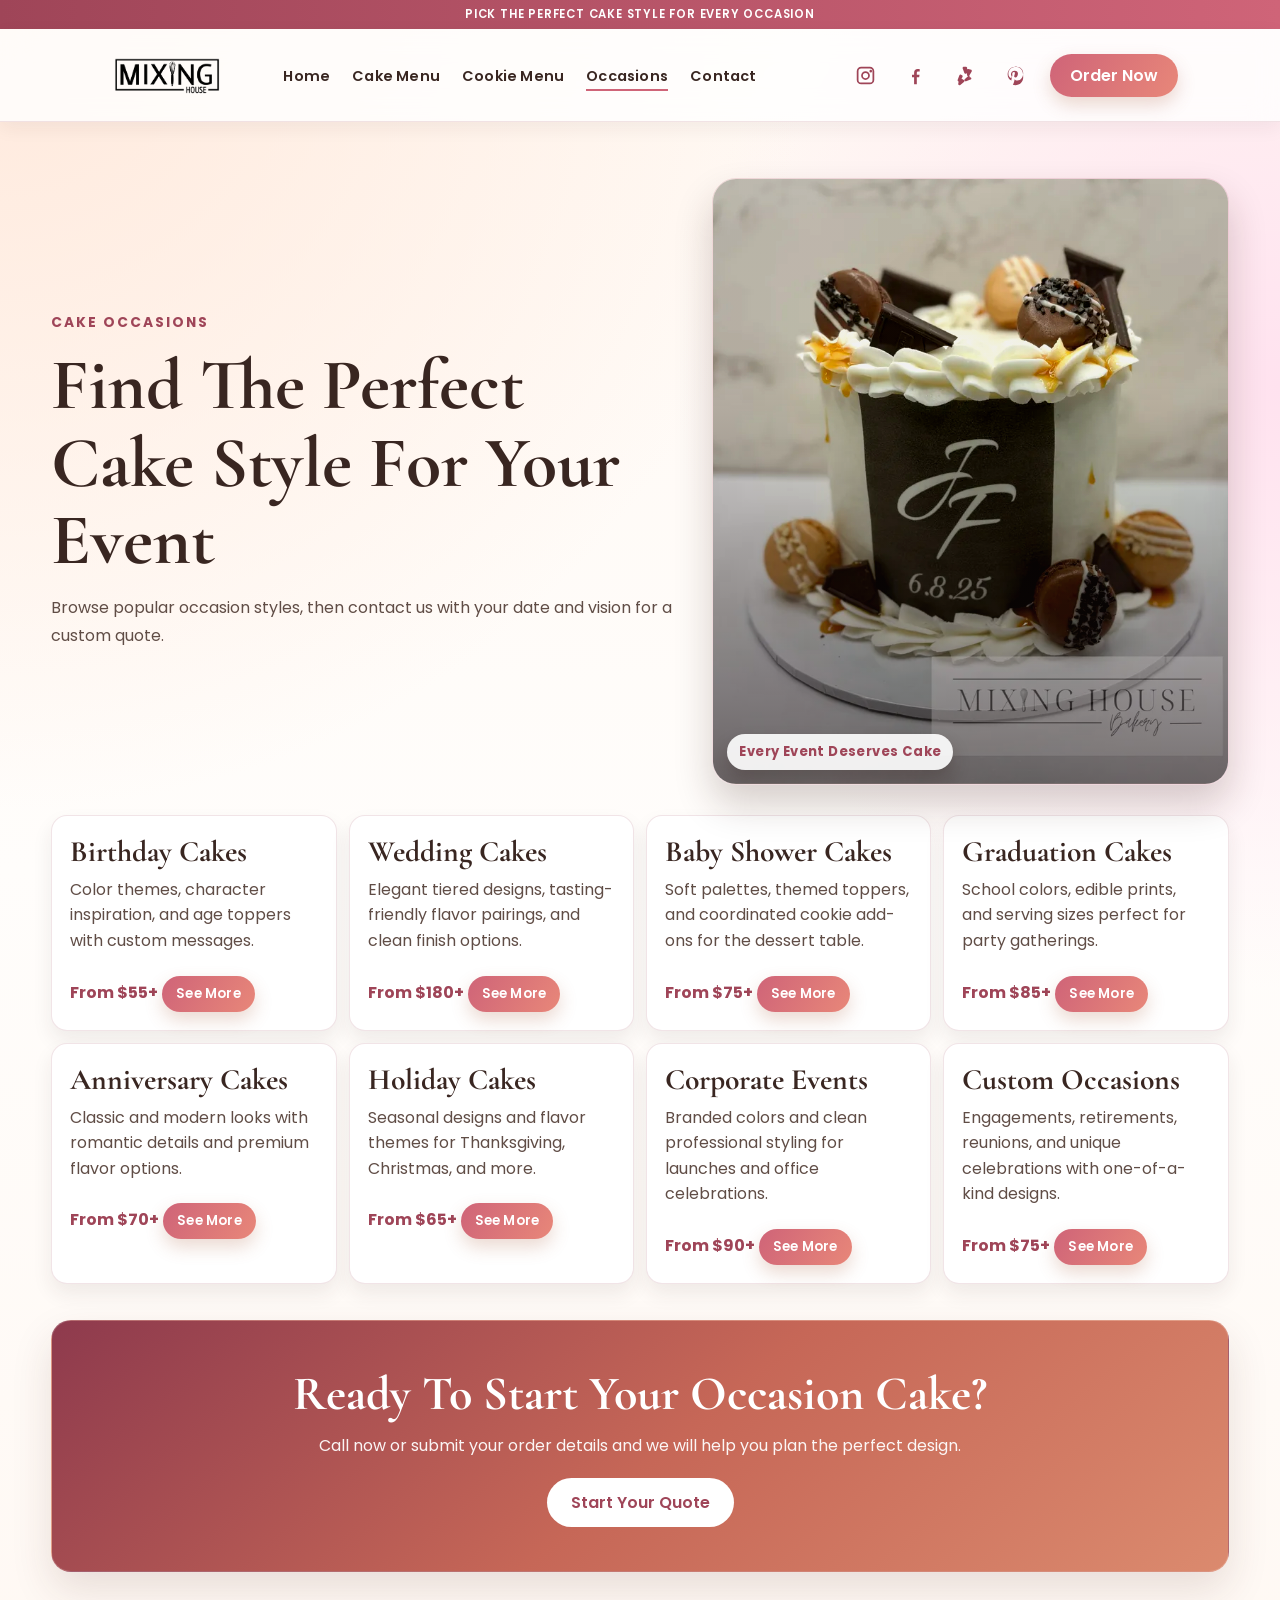
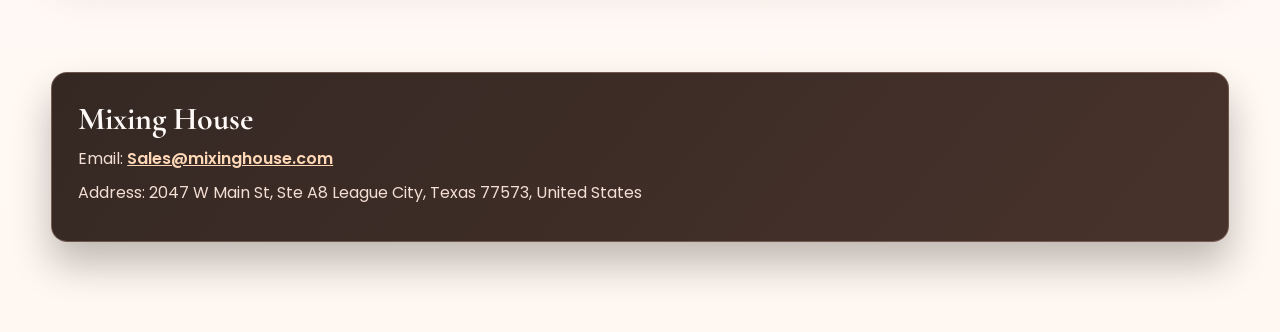
<file: occasions.html>
<!DOCTYPE html>
<html lang="en">
<head>
<meta charset="UTF-8">
<meta name="viewport" content="width=device-width, initial-scale=1.0">

<title>Cake Occasions | Mixing House</title>

<link rel="stylesheet" href="style.css">

<link href="https://fonts.googleapis.com/css2?family=Cormorant+Garamond:wght@400;600;700&family=Poppins:wght@300;400;500;600&display=swap" rel="stylesheet">
</head>

<body>

<div class="top-bar">
    PICK THE PERFECT CAKE STYLE FOR EVERY OCCASION
</div>

<nav class="navbar">

<div class="logo">
    <img src="images/logo.png" alt="Mixing House Logo">
</div>

<ul class="nav-links">
    <li><a href="index.html">Home</a></li>
    <li><a href="cakes.html">Cake Menu</a></li>
    <li><a href="cookies.html">Cookie Menu</a></li>
    <li><a href="occasions.html" class="active">Occasions</a></li>
    <li><a href="contacts.html">Contact</a></li>
</ul>

<div class="header-social">
    <a href="https://instagram.com" class="social-icon" aria-label="Instagram" target="_blank" rel="noopener noreferrer">
        <svg viewBox="0 0 24 24" aria-hidden="true"><path d="M7 2h10a5 5 0 0 1 5 5v10a5 5 0 0 1-5 5H7a5 5 0 0 1-5-5V7a5 5 0 0 1 5-5zm0 2a3 3 0 0 0-3 3v10a3 3 0 0 0 3 3h10a3 3 0 0 0 3-3V7a3 3 0 0 0-3-3H7zm11 1.5a1.5 1.5 0 1 1 0 3 1.5 1.5 0 0 1 0-3zM12 7a5 5 0 1 1 0 10 5 5 0 0 1 0-10zm0 2a3 3 0 1 0 0 6 3 3 0 0 0 0-6z"/></svg>
    </a>
    <a href="https://facebook.com" class="social-icon" aria-label="Facebook" target="_blank" rel="noopener noreferrer">
        <svg viewBox="0 0 24 24" aria-hidden="true"><path d="M13.5 22v-8h2.7l.4-3h-3.1V9.1c0-.9.3-1.6 1.6-1.6h1.7V4.8c-.3 0-1.3-.1-2.4-.1-2.4 0-4 1.4-4 4.2V11H8v3h2.4v8h3.1z"/></svg>
    </a>
    <a href="https://yelp.com" class="social-icon" aria-label="Yelp" target="_blank" rel="noopener noreferrer">
        <svg viewBox="0 0 24 24" aria-hidden="true"><path d="M12.7 2.1c.7.1 1.2.7 1.2 1.4l-.4 5.3c-.1.8-.9 1.4-1.7 1.2-.5-.1-.9-.5-1.1-1l-1.9-5c-.3-.8.1-1.6.9-1.9.2-.1.4-.1.6-.1l2.4.1zm5.9 3.4c.6.4.8 1.2.5 1.9l-2.7 4.6c-.4.7-1.3.9-2 .5-.4-.2-.6-.6-.7-1l-.4-5.3c-.1-.8.5-1.5 1.3-1.6.2 0 .4 0 .6.1l3.4.8zM8 11.8c.7.4 1 1.3.6 2l-2.9 4.5c-.4.6-1.2.9-1.9.5-.7-.4-1-1.2-.7-1.9l1.8-5c.3-.8 1.2-1.2 2-.9.4.2.8.4 1.1.8zm8.7 2.2c.8-.3 1.6.1 1.9.8.3.7-.1 1.6-.9 1.9l-5 1.9c-.8.3-1.6-.1-1.9-.9-.2-.5-.1-1.1.3-1.5l4-3.6c.4-.4 1-.5 1.6-.3zm-6.3 3.3c.5.6.4 1.6-.2 2.1l-4.1 3.5c-.6.5-1.6.4-2.1-.2-.3-.4-.4-.9-.3-1.4l1-5.2c.1-.8.9-1.4 1.7-1.2.4.1.7.3 1 .6l3 1.8z"/></svg>
    </a>
    <a href="https://pinterest.com" class="social-icon" aria-label="Pinterest" target="_blank" rel="noopener noreferrer">
        <svg viewBox="0 0 24 24" aria-hidden="true"><path d="M12.1 2C6.6 2 3 5.9 3 10.8c0 3.1 1.7 5.9 4.5 7-.1-.5-.2-1.4 0-2l1-4.1s-.2-.6-.2-1.4c0-1.3.8-2.3 1.8-2.3.8 0 1.2.6 1.2 1.4 0 .8-.5 2.1-.8 3.3-.2.9.5 1.7 1.4 1.7 1.7 0 2.9-2.1 2.9-4.6 0-1.9-1.3-3.3-3.7-3.3-2.7 0-4.3 2-4.3 4.2 0 .8.2 1.5.7 2 .2.2.2.3.1.6l-.3 1.2c-.1.4-.3.5-.7.3-1.8-.7-2.7-2.6-2.7-4.8 0-3.6 3-7.9 9-7.9 4.8 0 7.9 3.4 7.9 7.1 0 4.9-2.7 8.5-6.7 8.5-1.3 0-2.6-.7-3-1.5l-.8 3.2c-.3 1.1-.8 2.3-1.3 3.2.9.3 1.8.4 2.7.4 5.3 0 9.1-3.8 9.1-9.1C21.2 5.8 17.3 2 12.1 2z"/></svg>
    </a>
</div>

<a href="contacts.html" class="order-btn">Order Now</a>

<button class="hamburger" type="button" aria-label="Open navigation" aria-expanded="false">☰</button>

</nav>

<section class="page-hero">
    <div>
        <div class="small-heading">CAKE OCCASIONS</div>
        <h1>Find The Perfect Cake Style For Your Event</h1>
        <p>Browse popular occasion styles, then contact us with your date and vision for a custom quote.</p>
    </div>

    <div class="page-hero-visual">
        <img src="images/cake.jpg" alt="Elegant celebration cake" class="hero-pop">
        <div class="hero-glow-tag">Every Event Deserves Cake</div>
    </div>
</section>

<section class="occasion-page">
    <div class="occasion-grid">
        <article class="occasion-card" data-occasion="birthday">
            <h3>Birthday Cakes</h3>
            <p>Color themes, character inspiration, and age toppers with custom messages.</p>
            <span>From $55+</span>
            <a href="occasion-photos.html#birthday" class="see-more-btn">See More</a>
        </article>

        <article class="occasion-card" data-occasion="wedding">
            <h3>Wedding Cakes</h3>
            <p>Elegant tiered designs, tasting-friendly flavor pairings, and clean finish options.</p>
            <span>From $180+</span>
            <a href="occasion-photos.html#wedding" class="see-more-btn">See More</a>
        </article>

        <article class="occasion-card" data-occasion="baby-shower">
            <h3>Baby Shower Cakes</h3>
            <p>Soft palettes, themed toppers, and coordinated cookie add-ons for the dessert table.</p>
            <span>From $75+</span>
            <a href="occasion-photos.html#baby-shower" class="see-more-btn">See More</a>
        </article>

        <article class="occasion-card" data-occasion="graduation">
            <h3>Graduation Cakes</h3>
            <p>School colors, edible prints, and serving sizes perfect for party gatherings.</p>
            <span>From $85+</span>
            <a href="occasion-photos.html#graduation" class="see-more-btn">See More</a>
        </article>

        <article class="occasion-card" data-occasion="anniversary">
            <h3>Anniversary Cakes</h3>
            <p>Classic and modern looks with romantic details and premium flavor options.</p>
            <span>From $70+</span>
            <a href="occasion-photos.html#anniversary" class="see-more-btn">See More</a>
        </article>

        <article class="occasion-card" data-occasion="holiday">
            <h3>Holiday Cakes</h3>
            <p>Seasonal designs and flavor themes for Thanksgiving, Christmas, and more.</p>
            <span>From $65+</span>
            <a href="occasion-photos.html#holiday" class="see-more-btn">See More</a>
        </article>

        <article class="occasion-card" data-occasion="corporate">
            <h3>Corporate Events</h3>
            <p>Branded colors and clean professional styling for launches and office celebrations.</p>
            <span>From $90+</span>
            <a href="occasion-photos.html#corporate" class="see-more-btn">See More</a>
        </article>

        <article class="occasion-card" data-occasion="other">
            <h3>Custom Occasions</h3>
            <p>Engagements, retirements, reunions, and unique celebrations with one-of-a-kind designs.</p>
            <span>From $75+</span>
            <a href="occasion-photos.html#custom" class="see-more-btn">See More</a>
        </article>
    </div>
</section>

<section class="cta-banner">
    <h2>Ready To Start Your Occasion Cake?</h2>
    <p>Call now or submit your order details and we will help you plan the perfect design.</p>
    <a href="contacts.html" class="cta-phone">Start Your Quote</a>
</section>

<footer class="site-footer">
    <h3>Mixing House</h3>
    <p>Email: <a href="mailto:Sales@mixinghouse.com">Sales@mixinghouse.com</a></p>
    <p>Address: 2047 W Main St, Ste A8 League City, Texas 77573, United States</p>
</footer>

<a href="contacts.html" class="mobile-order">Order Now</a>

<script src="js/script.js"></script>

</body>
</html>
</file>
<file: style.css>
:root{
    --rose:#cf6478;
    --rose-deep:#9f4558;
    --caramel:#ab623e;
    --chocolate:#392621;
    --cream:#fff8f2;
    --milk:#fffcfa;
    --text:#604d46;
    --surface:#ffffffcc;
    --line:rgba(159, 69, 88, 0.14);
    --shadow:0 18px 40px rgba(77, 39, 33, 0.13);
}

*{
    margin:0;
    padding:0;
    box-sizing:border-box;
}

html{
    scroll-behavior:smooth;
}

body{
    font-family:'Poppins', sans-serif;
    background:
        radial-gradient(circle at 0% 0%, #ffe9dc 0%, transparent 35%),
        radial-gradient(circle at 100% 20%, #ffe2ef 0%, transparent 30%),
        linear-gradient(180deg, #fff8f2 0%, #fffdfb 45%, #fff7f1 100%),
        var(--cream);
    color:var(--chocolate);
    overflow-x:hidden;
    text-rendering:optimizeLegibility;
}

a{
    color:inherit;
}

.top-bar{
    background:linear-gradient(90deg, var(--rose-deep), var(--rose));
    color:#fff;
    text-align:center;
    padding:6px 14px;
    font-size:0.72rem;
    font-weight:600;
    letter-spacing:0.8px;
    text-transform:uppercase;
}

.navbar{
    position:sticky;
    top:0;
    z-index:100;
    display:grid;
    grid-template-columns:auto minmax(0, 1fr) auto auto;
    column-gap:14px;
    align-items:center;
    padding:0 8%;
    background:var(--surface);
    backdrop-filter:blur(14px);
    border-bottom:1px solid var(--line);
    box-shadow:0 6px 18px rgba(57, 38, 33, 0.06);
    transition:transform 0.28s ease, box-shadow 0.28s ease;
    will-change:transform;
}

.navbar.nav-hidden{
    transform:translateY(-120%);
}

.logo{
    display:flex;
    align-items:center;
    gap:0;
}

.logo img{
    width:92px;
    height:92px;
    object-fit:contain;
    transform:scale(1.42);
    transform-origin:left center;
}

.logo h2{
    font-family:'Cormorant Garamond', serif;
    font-size:3.2rem;
    line-height:0.9;
    color:var(--chocolate);
}

.logo span{
    display:block;
    font-size:0.78rem;
    letter-spacing:3.4px;
    color:var(--text);
}

.nav-links{
    display:flex;
    justify-content:center;
    list-style:none;
    gap:22px;
    position:static;
    transform:none;
}

.nav-links a{
    text-decoration:none;
    font-weight:600;
    font-size:0.9rem;
    letter-spacing:0.2px;
    color:var(--chocolate);
    position:relative;
    transition:color 0.25s ease;
}

.nav-links a:hover{
    color:var(--rose-deep);
}

.nav-links a::after{
    content:"";
    position:absolute;
    left:0;
    bottom:-5px;
    width:100%;
    height:2px;
    background:var(--rose);
    transform:scaleX(0);
    transform-origin:left;
    transition:transform 0.28s ease;
}

.nav-links a:hover::after,
.nav-links a.active::after{
    transform:scaleX(1);
}

.header-social{
    display:flex;
    align-items:center;
    gap:10px;
    margin-left:0;
}

.social-icon{
    width:40px;
    height:40px;
    display:inline-flex;
    align-items:center;
    justify-content:center;
    color:var(--rose-deep);
    text-decoration:none;
    transition:transform 0.2s ease, color 0.2s ease;
}

.social-icon svg{
    width:21px;
    height:21px;
    fill:currentColor;
}

.social-icon:hover{
    transform:translateY(-2px);
    color:#c15369;
}

.order-btn,
.btn-primary,
.card-link,
.cta-phone,
.contact-form button,
.mobile-order{
    background:linear-gradient(120deg, var(--rose), #e88779);
    color:#fff;
    text-decoration:none;
    font-weight:600;
    border:none;
    border-radius:999px;
    box-shadow:0 8px 18px rgba(171, 98, 62, 0.24);
    transition:transform 0.2s ease, box-shadow 0.2s ease;
}

.order-btn,
.btn-primary{
    padding:9px 20px;
    display:inline-flex;
    align-items:center;
    justify-content:center;
}

.order-btn{
    margin-left:0;
}

.order-btn:hover,
.btn-primary:hover,
.card-link:hover,
.cta-phone:hover,
.contact-form button:hover,
.mobile-order:hover{
    transform:translateY(-2px);
    box-shadow:0 12px 20px rgba(159, 69, 88, 0.28);
}

.hamburger{
    display:none;
    font-size:1.8rem;
    cursor:pointer;
    color:var(--rose-deep);
    border:none;
    background:transparent;
    line-height:1;
}

.hero,
.page-hero,
.features,
.popular,
.contact-section,
.cta-banner{
    width:min(1200px, 92%);
    margin:0 auto;
}

.hero{
    display:grid;
    grid-template-columns:1fr 1fr;
    align-items:center;
    gap:56px;
    padding:84px 0;
}

.hero-content{
    max-width:none;
}

.small-heading{
    color:var(--rose-deep);
    font-weight:700;
    letter-spacing:2px;
    margin-bottom:14px;
    font-size:0.86rem;
}

.hero h1,
.page-hero h1,
.section-header h2,
.contact-intro h1{
    font-family:'Cormorant Garamond', serif;
    line-height:0.93;
    color:var(--chocolate);
}

.hero h1{
    font-size:5.4rem;
    letter-spacing:-0.4px;
    max-width:none;
}

.hero p,
.page-hero p,
.card-content p,
.feature p,
.contact-intro p,
.contact-card p,
.form-note{
    color:var(--text);
    line-height:1.75;
}

.hero p{
    margin-top:20px;
    max-width:none;
}

.hero-buttons{
    display:flex;
    gap:14px;
    margin-top:28px;
    flex-wrap:wrap;
}

.btn-secondary{
    border:2px solid rgba(159, 69, 88, 0.28);
    color:var(--rose-deep);
    text-decoration:none;
    padding:12px 24px;
    border-radius:999px;
    font-weight:600;
    background:#ffffffd6;
    transition:background 0.22s ease, border-color 0.22s ease;
}

.btn-secondary:hover{
    background:#fff;
    border-color:rgba(159, 69, 88, 0.42);
}

.hero-proof{
    display:flex;
    gap:18px;
    margin-top:24px;
    list-style:none;
    font-size:0.92rem;
    color:var(--text);
}

.hero-proof li{
    background:#fff;
    border:1px solid rgba(159, 69, 88, 0.15);
    border-radius:999px;
    padding:8px 14px;
}

.hero-image{
    position:relative;
}

.hero-image img{
    width:100%;
    height:620px;
    border-radius:30px;
    object-fit:cover;
    box-shadow:var(--shadow);
    border:1px solid rgba(159, 69, 88, 0.14);
}

.hero-badge{
    position:absolute;
    right:-28px;
    bottom:24px;
    width:148px;
    height:148px;
    border-radius:50%;
    background:linear-gradient(120deg, var(--caramel), #d39d6f);
    border:6px solid #fff;
    color:#fff;
    font-size:0.86rem;
    font-weight:700;
    text-align:center;
    display:flex;
    align-items:center;
    justify-content:center;
    line-height:1.35;
    box-shadow:var(--shadow);
}

.features{
    display:grid;
    grid-template-columns:repeat(4, 1fr);
    gap:16px;
    margin-bottom:28px;
}

.feature{
    background:#fff;
    border:1px solid rgba(171, 98, 62, 0.14);
    border-radius:16px;
    padding:22px;
    box-shadow:0 10px 20px rgba(57, 38, 33, 0.05);
    transition:transform 0.2s ease, box-shadow 0.2s ease;
}

.feature:hover{
    transform:translateY(-4px);
    box-shadow:0 16px 26px rgba(57, 38, 33, 0.1);
}

.feature h3{
    margin-bottom:8px;
    font-size:1.04rem;
}

.popular{
    padding:54px 0 80px;
}

.photo-gallery{
    width:min(1200px, 92%);
    margin:0 auto 26px;
}

.info-split{
    width:min(1200px, 92%);
    margin:0 auto 30px;
    display:grid;
    grid-template-columns:1fr 1fr;
    gap:14px;
}

.info-card{
    background:#fff;
    border:1px solid rgba(159, 69, 88, 0.14);
    border-radius:16px;
    padding:22px;
    box-shadow:0 10px 20px rgba(57, 38, 33, 0.08);
}

.info-card h3{
    font-family:'Cormorant Garamond', serif;
    font-size:2rem;
    margin-bottom:10px;
}

.info-card ol,
.info-card ul{
    margin-left:18px;
    color:var(--text);
    line-height:1.7;
}

.info-card p{
    color:var(--text);
    margin-top:10px;
}

.pill-list{
    display:flex;
    flex-wrap:wrap;
    gap:8px;
    margin-bottom:10px;
}

.pill-list span{
    background:rgba(207, 100, 120, 0.11);
    border:1px solid rgba(159, 69, 88, 0.15);
    color:var(--rose-deep);
    padding:6px 10px;
    border-radius:999px;
    font-size:0.84rem;
    font-weight:600;
}

.detail-band{
    width:min(1200px, 92%);
    margin:0 auto 32px;
    display:grid;
    grid-template-columns:1fr 1fr;
    gap:14px;
}

.detail-panel{
    background:#fff;
    border:1px solid rgba(159, 69, 88, 0.14);
    border-radius:16px;
    padding:22px;
    box-shadow:0 10px 20px rgba(57, 38, 33, 0.08);
}

.detail-panel h3{
    font-family:'Cormorant Garamond', serif;
    font-size:2rem;
    margin-bottom:10px;
}

.detail-panel ul{
    margin-left:18px;
    color:var(--text);
    line-height:1.75;
}

.occasion-page{
    width:min(1200px, 92%);
    margin:0 auto 36px;
}

.occasion-grid{
    display:grid;
    grid-template-columns:repeat(4, 1fr);
    gap:12px;
}

.occasion-card{
    background:#fff;
    border:1px solid rgba(159, 69, 88, 0.14);
    border-radius:16px;
    padding:18px;
    box-shadow:0 10px 20px rgba(57, 38, 33, 0.08);
}

.occasion-card h3{
    font-family:'Cormorant Garamond', serif;
    font-size:1.85rem;
    margin-bottom:8px;
}

.occasion-card p{
    color:var(--text);
    line-height:1.6;
    margin-bottom:10px;
}

.occasion-card span{
    color:var(--rose-deep);
    font-weight:700;
}

.see-more-btn{
    display:inline-flex;
    margin-top:12px;
    align-items:center;
    justify-content:center;
    cursor:pointer;
    text-decoration:none;
    background:linear-gradient(120deg, var(--rose), #e88779);
    color:#fff;
    border:none;
    border-radius:999px;
    padding:8px 14px;
    font-size:0.82rem;
    font-weight:600;
    letter-spacing:0.2px;
    box-shadow:0 8px 18px rgba(171, 98, 62, 0.24);
    transition:transform 0.2s ease, box-shadow 0.2s ease;
}

.see-more-btn:hover{
    transform:translateY(-1px);
    box-shadow:0 12px 20px rgba(159, 69, 88, 0.28);
}

.occasion-photo-page{
    width:min(1200px, 92%);
    margin:0 auto 36px;
    display:grid;
    gap:14px;
}

.photo-jump-links{
    width:min(1200px, 92%);
    margin:0 auto 18px;
    display:flex;
    gap:10px;
    flex-wrap:wrap;
}

.photo-jump-links a{
    text-decoration:none;
    color:var(--rose-deep);
    border:1px solid rgba(159, 69, 88, 0.2);
    border-radius:999px;
    background:#fff;
    padding:8px 12px;
    font-size:0.82rem;
    font-weight:600;
    transition:transform 0.2s ease, border-color 0.2s ease;
}

.photo-jump-links a:hover{
    transform:translateY(-1px);
    border-color:rgba(159, 69, 88, 0.5);
}

.photo-group{
    background:#fff;
    border:1px solid rgba(159, 69, 88, 0.14);
    border-radius:16px;
    padding:16px;
    box-shadow:0 10px 20px rgba(57, 38, 33, 0.08);
    scroll-margin-top:110px;
}

.photo-group h2{
    font-family:'Cormorant Garamond', serif;
    font-size:2rem;
    margin-bottom:10px;
}

.group-birthday{
    border-color:rgba(171, 98, 62, 0.28);
}

.group-wedding{
    border-color:rgba(159, 69, 88, 0.28);
}

.group-baby-shower{
    border-color:rgba(147, 120, 172, 0.24);
}

.group-graduation{
    border-color:rgba(70, 85, 122, 0.26);
}

.group-anniversary{
    border-color:rgba(178, 89, 114, 0.26);
}

.group-holiday{
    border-color:rgba(93, 133, 82, 0.28);
}

.group-corporate{
    border-color:rgba(89, 104, 121, 0.28);
}

.group-custom{
    border-color:rgba(128, 95, 77, 0.28);
}

.photo-only-grid{
    display:grid;
    grid-template-columns:repeat(4, 1fr);
    gap:10px;
}

.photo-only-grid img{
    width:100%;
    height:170px;
    object-fit:cover;
    border-radius:12px;
    border:1px solid rgba(159, 69, 88, 0.14);
}

.photo-only-grid img:nth-child(4n+1){
    object-position:center 24%;
}

.photo-only-grid img:nth-child(4n+2){
    object-position:center 46%;
}

.photo-only-grid img:nth-child(4n+3){
    object-position:center 64%;
}

.photo-only-grid img:nth-child(4n){
    object-position:center 78%;
}

.group-birthday .photo-only-grid img{ border-radius:14px; }
.group-wedding .photo-only-grid img{ border-radius:8px; }
.group-baby-shower .photo-only-grid img{ border-radius:20px; }
.group-graduation .photo-only-grid img{ border-radius:10px; }
.group-anniversary .photo-only-grid img{ border-radius:16px; }
.group-holiday .photo-only-grid img{ border-radius:12px; }
.group-corporate .photo-only-grid img{ border-radius:6px; }
.group-custom .photo-only-grid img{ border-radius:18px; }

.group-birthday .photo-only-grid img:nth-child(odd){ transform:rotate(-0.8deg); }
.group-birthday .photo-only-grid img:nth-child(even){ transform:rotate(0.8deg); }
.group-wedding .photo-only-grid img{ filter:contrast(1.06) saturate(0.96); }
.group-baby-shower .photo-only-grid img{ filter:brightness(1.06) saturate(0.95); }
.group-graduation .photo-only-grid img{ filter:contrast(1.1); }
.group-anniversary .photo-only-grid img{ filter:saturate(1.08) contrast(1.03); }
.group-holiday .photo-only-grid img{ filter:saturate(1.14); }
.group-corporate .photo-only-grid img{ filter:grayscale(0.12) contrast(1.08); }
.group-custom .photo-only-grid img:nth-child(3n){ transform:translateY(-3px); }

body.lightbox-open{
    overflow:hidden;
}

.lightbox-overlay{
    position:fixed;
    inset:0;
    background:rgba(22, 13, 11, 0.9);
    display:none;
    align-items:center;
    justify-content:center;
    z-index:1000;
    padding:24px;
}

.lightbox-overlay.open{
    display:flex;
}

.lightbox-image{
    width:min(92vw, 1200px);
    height:min(86vh, 760px);
    object-fit:contain;
    border-radius:14px;
    box-shadow:0 28px 60px rgba(0, 0, 0, 0.45);
}

.lightbox-close,
.lightbox-nav{
    position:absolute;
    border:none;
    color:#fff;
    background:rgba(255, 255, 255, 0.15);
    cursor:pointer;
    border-radius:999px;
    backdrop-filter:blur(3px);
}

.lightbox-close{
    top:18px;
    right:18px;
    width:44px;
    height:44px;
    font-size:1.9rem;
    line-height:1;
}

.lightbox-nav{
    top:50%;
    transform:translateY(-50%);
    width:52px;
    height:52px;
    font-size:1.8rem;
}

.lightbox-prev{
    left:20px;
}

.lightbox-next{
    right:20px;
}

.lightbox-close:hover,
.lightbox-nav:hover{
    background:rgba(255, 255, 255, 0.28);
}

.gallery-grid{
    display:grid;
    grid-template-columns:1.35fr 1fr 1fr;
    grid-template-rows:220px 220px;
    gap:14px;
}

.gallery-card{
    position:relative;
    border-radius:16px;
    overflow:hidden;
    border:1px solid rgba(159, 69, 88, 0.16);
    box-shadow:var(--shadow);
}

.gallery-card img{
    width:100%;
    height:100%;
    object-fit:cover;
    display:block;
    transform:scale(1.02);
    transition:transform 0.3s ease;
}

.gallery-card::after{
    content:"";
    position:absolute;
    inset:0;
    background:linear-gradient(180deg, rgba(40, 24, 20, 0.05) 38%, rgba(40, 24, 20, 0.64) 100%);
}

.gallery-card figcaption{
    position:absolute;
    left:14px;
    bottom:12px;
    color:#fff;
    font-weight:600;
    letter-spacing:0.3px;
    z-index:1;
}

.gallery-card:hover img{
    transform:scale(1.08);
}

.gallery-large{
    grid-row:1 / span 2;
}

.random-shots{
    width:min(1200px, 92%);
    margin:0 auto 30px;
    display:grid;
    grid-template-columns:1fr 1fr;
    gap:16px;
}

.random-shot{
    position:relative;
    border-radius:18px;
    overflow:hidden;
    min-height:280px;
    border:1px solid rgba(159, 69, 88, 0.18);
    box-shadow:0 18px 36px rgba(45, 24, 21, 0.18);
}

.random-shot img{
    width:100%;
    height:100%;
    object-fit:cover;
}

.random-shot::after{
    content:"";
    position:absolute;
    inset:0;
    background:linear-gradient(180deg, rgba(24, 12, 10, 0.08) 40%, rgba(24, 12, 10, 0.62) 100%);
}

.random-shot figcaption{
    position:absolute;
    left:14px;
    bottom:12px;
    color:#fff;
    z-index:1;
    font-weight:700;
    letter-spacing:0.3px;
}

.shot-one{
    transform:rotate(-0.7deg);
}

.shot-one img{
    filter:saturate(1.2) contrast(1.1) brightness(1.03);
}

.shot-two{
    transform:rotate(0.8deg);
}

.shot-two img{
    filter:saturate(1.18) contrast(1.08) brightness(0.98);
}

.cake-pricing{
    width:min(1200px, 92%);
    margin:0 auto;
    padding:24px 0 70px;
}

.cake-pricing-head{
    display:flex;
    justify-content:space-between;
    align-items:center;
    gap:14px;
    margin-bottom:14px;
}

.cake-pricing-head h2{
    font-family:'Cormorant Garamond', serif;
    font-size:3rem;
    color:var(--chocolate);
}

.cake-pricing-note{
    color:var(--text);
    max-width:none;
    margin-bottom:18px;
}

.price-list{
    display:grid;
    gap:12px;
}

.price-item{
    display:flex;
    justify-content:space-between;
    gap:18px;
    align-items:flex-start;
    padding:20px 22px;
    background:rgba(255, 255, 255, 0.76);
    border:1px solid rgba(159, 69, 88, 0.14);
    border-radius:16px;
    box-shadow:0 8px 20px rgba(57, 38, 33, 0.08);
}

.price-item h3{
    font-size:1.6rem;
    font-family:'Cormorant Garamond', serif;
    margin-bottom:4px;
}

.price-item p{
    color:var(--text);
    line-height:1.55;
    max-width:none;
}

.price-item strong{
    font-size:2rem;
    color:var(--rose-deep);
    font-family:'Cormorant Garamond', serif;
    white-space:nowrap;
    letter-spacing:0.2px;
}

.cake-details-grid{
    margin-top:22px;
    display:grid;
    grid-template-columns:1fr 1fr;
    gap:14px;
}

.detail-card{
    background:#fff;
    border-radius:16px;
    padding:22px;
    border:1px solid rgba(159, 69, 88, 0.14);
    box-shadow:0 10px 22px rgba(57, 38, 33, 0.08);
}

.detail-card h3{
    font-family:'Cormorant Garamond', serif;
    font-size:2.3rem;
    margin-bottom:8px;
}

.detail-card p{
    color:var(--text);
    line-height:1.62;
}

.order-help{
    margin-top:18px;
    text-align:center;
    color:var(--text);
    font-weight:500;
}

.section-header{
    display:flex;
    justify-content:space-between;
    align-items:flex-end;
    gap:20px;
    margin-bottom:26px;
}

.section-header h2{
    font-size:3.4rem;
}

.section-header a{
    color:var(--rose-deep);
    text-decoration:none;
    font-weight:700;
    display:inline-flex;
    align-items:center;
    gap:8px;
}

.cards{
    display:grid;
    grid-template-columns:repeat(3, 1fr);
    gap:22px;
}

.card{
    background:var(--milk);
    border-radius:18px;
    overflow:hidden;
    border:1px solid rgba(159, 69, 88, 0.12);
    box-shadow:var(--shadow);
    transition:transform 0.25s ease, box-shadow 0.25s ease;
}

.card:hover{
    transform:translateY(-6px);
    box-shadow:0 22px 42px rgba(77, 39, 33, 0.18);
}

.card img{
    width:100%;
    height:250px;
    object-fit:cover;
}

.card-content{
    padding:20px;
}

.card-meta{
    display:flex;
    justify-content:space-between;
    align-items:center;
    margin-bottom:10px;
}

.tag{
    display:inline-block;
    font-size:0.74rem;
    font-weight:700;
    letter-spacing:1px;
    color:var(--rose-deep);
    background:rgba(207, 100, 120, 0.12);
    border-radius:999px;
    padding:6px 10px;
}

.price{
    color:var(--caramel);
    font-weight:700;
}

.card-content h3{
    font-size:1.26rem;
    margin-bottom:10px;
}

.card-content p{
    margin-bottom:14px;
}

.card-link{
    display:inline-block;
    padding:11px 16px;
}

.page-hero{
    display:grid;
    grid-template-columns:1.1fr 0.9fr;
    align-items:center;
    gap:30px;
    padding:56px 0 30px;
}

.page-hero h1{
    font-size:4.5rem;
    line-height:1.08;
    margin-bottom:14px;
}

.page-hero p{
    max-width:none;
}

.page-hero-visual{
    position:relative;
    border-radius:24px;
    overflow:hidden;
    border:1px solid rgba(159, 69, 88, 0.18);
    box-shadow:0 20px 38px rgba(51, 24, 19, 0.2);
    min-height:290px;
}

.page-hero-visual::after{
    content:"";
    position:absolute;
    inset:0;
    background:linear-gradient(180deg, rgba(24, 12, 10, 0.06) 34%, rgba(24, 12, 10, 0.58) 100%);
    pointer-events:none;
}

.page-hero-visual img{
    width:100%;
    height:100%;
    object-fit:cover;
}

.hero-pop{
    filter:saturate(1.15) contrast(1.09) brightness(1.03);
    transform:scale(1.02);
    transition:transform 0.35s ease, filter 0.35s ease;
}

.hero-image:hover .hero-pop,
.page-hero-visual:hover .hero-pop{
    transform:scale(1.08);
    filter:saturate(1.24) contrast(1.12) brightness(1.06);
}

.hero-glow-tag{
    position:absolute;
    left:14px;
    bottom:14px;
    z-index:1;
    background:rgba(255, 255, 255, 0.9);
    color:var(--rose-deep);
    font-size:0.82rem;
    letter-spacing:0.4px;
    font-weight:700;
    padding:8px 12px;
    border-radius:999px;
    box-shadow:0 10px 18px rgba(43, 21, 17, 0.24);
}

.testimonial-strip{
    width:min(1200px, 92%);
    margin:0 auto;
    display:grid;
    grid-template-columns:repeat(3, 1fr);
    gap:14px;
}

.testimonial{
    background:#fff;
    border:1px solid rgba(171, 98, 62, 0.18);
    border-left:4px solid var(--caramel);
    border-radius:12px;
    padding:18px;
    font-size:0.95rem;
    color:var(--text);
    box-shadow:0 8px 18px rgba(57, 38, 33, 0.06);
}

.cta-banner{
    margin:28px auto 100px;
    background:linear-gradient(140deg, #8e3a4d 0%, #c66757 52%, #db8a6e 100%);
    color:#fff;
    border-radius:20px;
    padding:44px;
    text-align:center;
    box-shadow:var(--shadow);
    border:1px solid rgba(255, 255, 255, 0.18);
}

.social-spot{
    width:min(1200px, 92%);
    margin:0 auto 30px;
    background:#fff;
    border:1px solid rgba(159, 69, 88, 0.14);
    border-radius:18px;
    box-shadow:var(--shadow);
    padding:26px;
}

.social-spot h3{
    font-family:'Cormorant Garamond', serif;
    font-size:2.1rem;
    margin-bottom:8px;
}

.social-spot p{
    color:var(--text);
    margin-bottom:14px;
}

.social-links{
    display:grid;
    grid-template-columns:repeat(4, minmax(0, 1fr));
    gap:12px;
}

.social-links a{
    text-decoration:none;
    text-align:center;
    font-weight:600;
    color:var(--rose-deep);
    background:rgba(207, 100, 120, 0.11);
    border:1px solid rgba(159, 69, 88, 0.2);
    border-radius:12px;
    padding:12px;
    transition:transform 0.2s ease, background 0.2s ease;
}

.social-links a:hover{
    transform:translateY(-2px);
    background:rgba(207, 100, 120, 0.18);
}

.cta-banner h2{
    font-family:'Cormorant Garamond', serif;
    font-size:3rem;
}

.cta-banner p{
    margin:10px 0 20px;
    color:rgba(255, 255, 255, 0.94);
}

.cta-phone{
    display:inline-block;
    background:#fff;
    color:var(--rose-deep);
    padding:12px 24px;
    box-shadow:none;
}

.site-footer{
    width:min(1200px, 92%);
    margin:0 auto 90px;
    padding:26px;
    background:linear-gradient(130deg, #352823, #47322b);
    border:1px solid rgba(232, 190, 168, 0.3);
    border-radius:16px;
    box-shadow:0 22px 38px rgba(30, 20, 16, 0.28);
}

.site-footer h3{
    font-family:'Cormorant Garamond', serif;
    font-size:2rem;
    margin-bottom:8px;
    color:#fffaf7;
}

.site-footer p{
    color:#f3ded4;
    margin-bottom:8px;
    line-height:1.65;
}

.site-footer a{
    color:#ffd8b8;
    font-weight:600;
}

.contact-section{
    display:grid;
    grid-template-columns:1fr 1fr;
    gap:22px;
    padding:64px 0 90px;
}

.contact-card,
.contact-form-wrap{
    background:#fff;
    border-radius:18px;
    padding:28px;
    border:1px solid rgba(159, 69, 88, 0.12);
    box-shadow:var(--shadow);
}

.contact-intro h1{
    font-size:4rem;
    margin-bottom:16px;
}

.contact-details{
    list-style:none;
    margin-top:18px;
    display:flex;
    flex-direction:column;
    gap:10px;
    color:var(--text);
}

.contact-form{
    display:grid;
    gap:14px;
}

.contact-form input,
.contact-form select,
.contact-form textarea{
    width:100%;
    border:1px solid rgba(96, 77, 70, 0.24);
    border-radius:12px;
    padding:14px 16px;
    font:inherit;
    color:var(--chocolate);
    background:#fff;
}

.contact-form input:focus,
.contact-form select:focus,
.contact-form textarea:focus{
    outline:2px solid rgba(207, 100, 120, 0.25);
    border-color:var(--rose);
}

.contact-form button{
    padding:14px;
    font:inherit;
    cursor:pointer;
}

.form-note{
    font-size:0.88rem;
}

.mobile-order{
    display:none;
}

.hero-content,
.hero-image,
.feature,
.card,
.testimonial,
.contact-card,
.contact-form-wrap,
.cta-banner{
    animation:riseUp 0.75s ease both;
}

.cards .card:nth-child(2){
    animation-delay:0.08s;
}

.cards .card:nth-child(3){
    animation-delay:0.16s;
}

@keyframes riseUp{
    from{
        opacity:0;
        transform:translateY(14px);
    }
    to{
        opacity:1;
        transform:translateY(0);
    }
}

@media(max-width:1080px){
    .logo h2{
        font-size:2.5rem;
    }

    .hero h1{
        font-size:4.4rem;
    }

    .page-hero h1,
    .contact-intro h1{
        font-size:3.6rem;
    }
}

@media(max-width:900px){
    .navbar{
        display:flex;
        padding:1px 4%;
    }

    .nav-links{
        display:none;
        position:absolute;
        top:92px;
        left:4%;
        transform:none;
        width:92%;
        background:#fff;
        border-radius:14px;
        border:1px solid rgba(159, 69, 88, 0.13);
        box-shadow:var(--shadow);
        flex-direction:column;
        gap:18px;
        padding:20px;
    }

    .nav-links.show{
        display:flex;
    }

    .hamburger{
        display:block;
    }

    .order-btn{
        display:none;
    }

    .header-social{
        display:none;
    }

    .hero{
        grid-template-columns:1fr;
        gap:28px;
        padding:44px 0;
    }

    .hero-image{
        order:-1;
    }

    .hero-image img{
        height:420px;
    }

    .hero h1{
        font-size:3.5rem;
    }

    .hero-proof{
        flex-wrap:wrap;
    }

    .hero-badge{
        right:10px;
        bottom:10px;
        width:118px;
        height:118px;
        font-size:0.74rem;
    }

    .features{
        grid-template-columns:1fr 1fr;
    }

    .cards,
    .testimonial-strip,
    .contact-section,
    .cake-details-grid,
    .info-split,
    .detail-band,
    .occasion-grid{
        grid-template-columns:1fr;
    }

    .random-shots{
        grid-template-columns:1fr;
    }

    .shot-one,
    .shot-two{
        transform:none;
    }

    .gallery-grid{
        grid-template-columns:1fr 1fr;
        grid-template-rows:190px 190px 190px;
    }

    .gallery-large{
        grid-column:1 / -1;
        grid-row:auto;
    }

    .cake-pricing-head{
        flex-direction:column;
        align-items:flex-start;
    }

    .price-item{
        flex-direction:column;
    }

    .price-item strong{
        font-size:1.7rem;
    }

    .site-footer{
        margin-bottom:90px;
    }

    .social-links{
        grid-template-columns:1fr 1fr;
    }

    .photo-jump-links{
        gap:8px;
    }

    .photo-only-grid{
        grid-template-columns:1fr 1fr;
    }

    .page-hero{
        grid-template-columns:1fr;
        align-items:flex-start;
    }

    .page-hero-visual{
        min-height:240px;
    }

    .section-header{
        align-items:flex-start;
        flex-direction:column;
    }

    .section-header h2{
        font-size:2.7rem;
    }

    .cta-banner{
        padding:30px 20px;
        margin-bottom:92px;
    }

    .cta-banner h2{
        font-size:2.4rem;
    }

    .mobile-order{
        display:block;
        position:fixed;
        left:14px;
        right:14px;
        bottom:14px;
        text-align:center;
        padding:14px;
        z-index:150;
    }
}

@media(max-width:560px){
    .logo img{
        width:80px;
        height:80px;
        transform:scale(1.28);
    }

    .logo h2{
        font-size:2rem;
    }

    .logo span{
        letter-spacing:2.2px;
        font-size:0.65rem;
    }

    .hero h1,
    .page-hero h1,
    .contact-intro h1{
        font-size:2.8rem;
    }

    .page-hero-visual{
        min-height:210px;
        border-radius:18px;
    }

    .features{
        grid-template-columns:1fr;
    }

    .gallery-grid{
        grid-template-columns:1fr;
        grid-template-rows:repeat(5, 200px);
    }

    .cake-pricing-head h2{
        font-size:2.5rem;
    }

    .price-item h3{
        font-size:1.35rem;
    }

    .social-links{
        grid-template-columns:1fr;
    }

    .photo-jump-links a{
        width:calc(50% - 4px);
        text-align:center;
    }

    .photo-only-grid{
        grid-template-columns:1fr;
    }

    .photo-only-grid img{
        height:210px;
    }

    .lightbox-overlay{
        padding:12px;
    }

    .lightbox-nav{
        width:44px;
        height:44px;
        font-size:1.45rem;
    }

    .lightbox-prev{
        left:8px;
    }

    .lightbox-next{
        right:8px;
    }

    .lightbox-close{
        top:8px;
        right:8px;
        width:40px;
        height:40px;
        font-size:1.65rem;
    }
}
</file>
